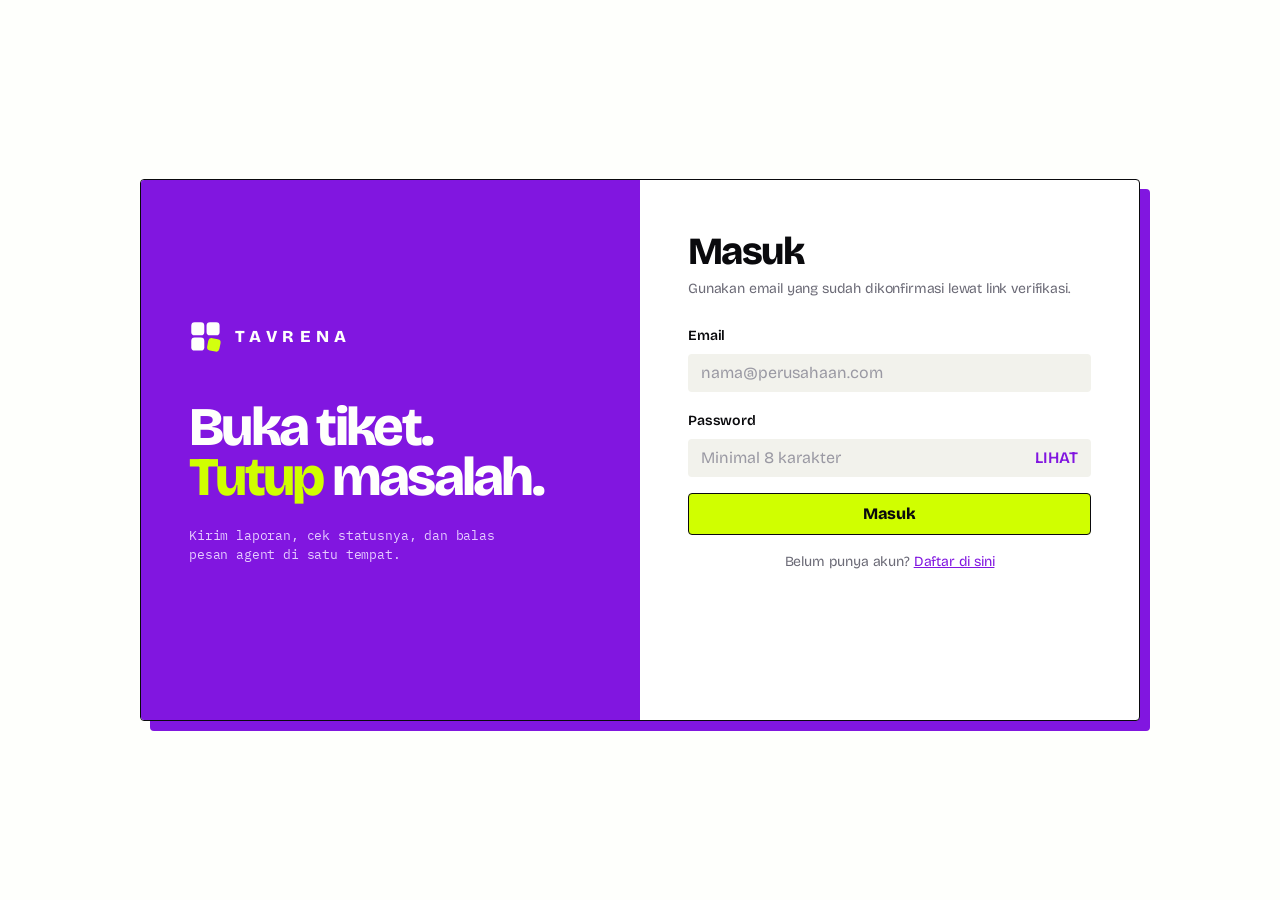
<file: index.html>
<!DOCTYPE html>
<html lang="id" data-bs-theme="light">
<head>
  <meta charset="UTF-8">
  <meta name="viewport" content="width=device-width, initial-scale=1">
  <link rel="preconnect" href="https://fonts.googleapis.com">
  <link href="https://fonts.googleapis.com/css2?family=Bricolage+Grotesque:opsz,wght@12..96,400;12..96,600;12..96,800&family=IBM+Plex+Mono:wght@400;500;600&display=swap" rel="stylesheet">
  <link href="https://cdn.jsdelivr.net/npm/bootstrap@5.3.3/dist/css/bootstrap.min.css" rel="stylesheet">
  <link href="https://cdn.jsdelivr.net/npm/bootstrap-icons@1.11.3/font/bootstrap-icons.min.css" rel="stylesheet">
  <link href="assets/css/style.css" rel="stylesheet">
  <link rel="icon" href="assets/img/favicon.svg" type="image/svg+xml">
  <title>Tavrena | Masuk</title>
</head>
<body class="d-flex align-items-center justify-content-center p-3" style="min-height:100vh">
<div class="glass overflow-hidden w-100" style="max-width:1000px;border-color:var(--dark);box-shadow:10px 10px 0 var(--violet)">
  <div class="row g-0">
    <div class="col-md-6 d-none d-md-flex flex-column justify-content-center p-5" style="background:var(--violet);min-height:540px">
      <div class="brand mb-5" style="color:var(--white)"><img src="assets/img/logo-mark-white-animated.svg" alt="" width="42" height="42"><span class="brand-word">Tavrena</span></div>
      <div style="font-size:3.4rem;font-weight:800;letter-spacing:-.05em;line-height:.92;color:var(--white)">Buka tiket.<br><span style="color:var(--lime)">Tutup</span> masalah.</div>
      <p class="mt-4" style="max-width:320px;font-family:var(--mono);font-size:.8rem;color:#E6CCFF">Kirim laporan, cek statusnya, dan balas pesan agent di satu tempat.</p>
    </div>
    <div class="col-md-6 p-4 p-lg-5">
      <a class="brand d-md-none mb-3" href="index.html"><img src="assets/img/logo-mark-animated.svg" alt=""><span class="brand-word">tavrena</span></a>
      <h1 class="mb-1" style="font-size:2.4rem;font-weight:800;letter-spacing:-.04em">Masuk</h1>
      <p class="text-muted small mb-4">Gunakan email yang sudah dikonfirmasi lewat link verifikasi.</p>
      <div id="formAlert" class="mb-3"></div>
      <form id="loginForm" novalidate>
        <div class="mb-3">
          <label for="email" class="form-label small fw-semibold">Email</label>
          <input id="email" name="email" type="email" class="form-control field" placeholder="nama@perusahaan.com" autocomplete="email">
          <div class="invalid-feedback"></div>
        </div>
        <div class="mb-3">
          <label for="password" class="form-label small fw-semibold">Password</label>
          <div class="input-group has-validation">
            <input id="password" name="password" type="password" class="form-control field" placeholder="Minimal 8 karakter" autocomplete="current-password">
            <button type="button" class="btn field small fw-semibold" style="color:var(--violet)" data-toggle-password="password">LIHAT</button>
            <div class="invalid-feedback"></div>
          </div>
        </div>
        <button type="submit" class="btn btn-tv w-100 py-2 mb-3">Masuk</button>
      </form>
      <p class="text-center small text-muted mb-0">Belum punya akun? <a href="register.html">Daftar di sini</a></p>
    </div>
  </div>
</div>
  <script src="https://cdn.jsdelivr.net/npm/bootstrap@5.3.3/dist/js/bootstrap.bundle.min.js"></script>
  <script src="assets/js/api.js"></script>
  <script src="assets/js/validator.js"></script>
  <script src="assets/js/render.js"></script>
  <script src="assets/js/app.js"></script>
</body>
</html>
</file>
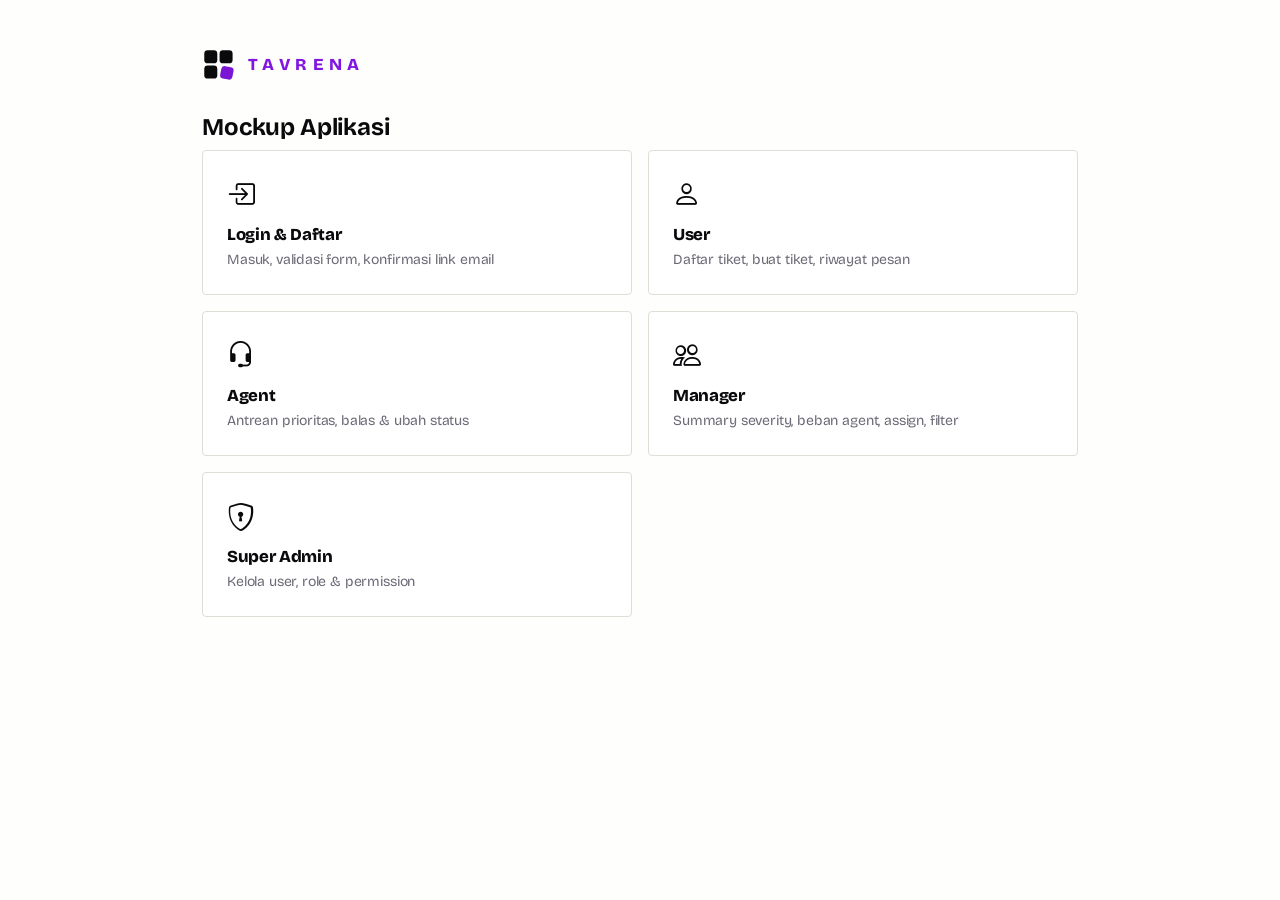
<file: mockup/index.html>
<!DOCTYPE html>
<html lang="id" data-bs-theme="light">
<head>
<meta charset="UTF-8"><meta name="viewport" content="width=device-width, initial-scale=1">
<title>Tavrena | Mockup</title>
<link rel="preconnect" href="https://fonts.googleapis.com">
<link href="https://fonts.googleapis.com/css2?family=Bricolage+Grotesque:opsz,wght@12..96,400;12..96,600;12..96,700;12..96,800&family=IBM+Plex+Mono:wght@400;500;600&display=swap" rel="stylesheet">
<link href="https://cdn.jsdelivr.net/npm/bootstrap@5.3.3/dist/css/bootstrap.min.css" rel="stylesheet">
<link href="https://cdn.jsdelivr.net/npm/bootstrap-icons@1.11.3/font/bootstrap-icons.min.css" rel="stylesheet">
<link href="assets/style.css" rel="stylesheet">
<link rel="icon" href="assets/favicon.svg" type="image/svg+xml">
</head>
<body class="p-3 p-lg-5"><div class="container" style="max-width:900px"><a class="brand" href="#"><img src="assets/logo-mark-animated.svg" alt=""><span class="brand-word">tavrena</span></a><h4 class="fw-bold mt-4">Mockup Aplikasi</h4><div class="row g-3"><div class="col-sm-6"><a href="login.html" class="glass p-4 d-block text-decoration-none text-reset h-100"><i class="bi bi-box-arrow-in-right fs-3" style="color:var(--tv-primary)"></i><h6 class="fw-bold mt-2 mb-1">Login & Daftar</h6><div class="small text-muted">Masuk, validasi form, konfirmasi link email</div></a></div><div class="col-sm-6"><a href="user.html" class="glass p-4 d-block text-decoration-none text-reset h-100"><i class="bi bi-person fs-3" style="color:var(--tv-primary)"></i><h6 class="fw-bold mt-2 mb-1">User</h6><div class="small text-muted">Daftar tiket, buat tiket, riwayat pesan</div></a></div><div class="col-sm-6"><a href="staff.html" class="glass p-4 d-block text-decoration-none text-reset h-100"><i class="bi bi-headset fs-3" style="color:var(--tv-primary)"></i><h6 class="fw-bold mt-2 mb-1">Agent</h6><div class="small text-muted">Antrean prioritas, balas & ubah status</div></a></div><div class="col-sm-6"><a href="manager.html" class="glass p-4 d-block text-decoration-none text-reset h-100"><i class="bi bi-people fs-3" style="color:var(--tv-primary)"></i><h6 class="fw-bold mt-2 mb-1">Manager</h6><div class="small text-muted">Summary severity, beban agent, assign, filter</div></a></div><div class="col-sm-6"><a href="admin.html" class="glass p-4 d-block text-decoration-none text-reset h-100"><i class="bi bi-shield-lock fs-3" style="color:var(--tv-primary)"></i><h6 class="fw-bold mt-2 mb-1">Super Admin</h6><div class="small text-muted">Kelola user, role & permission</div></a></div></div></div></body></html>
</file>
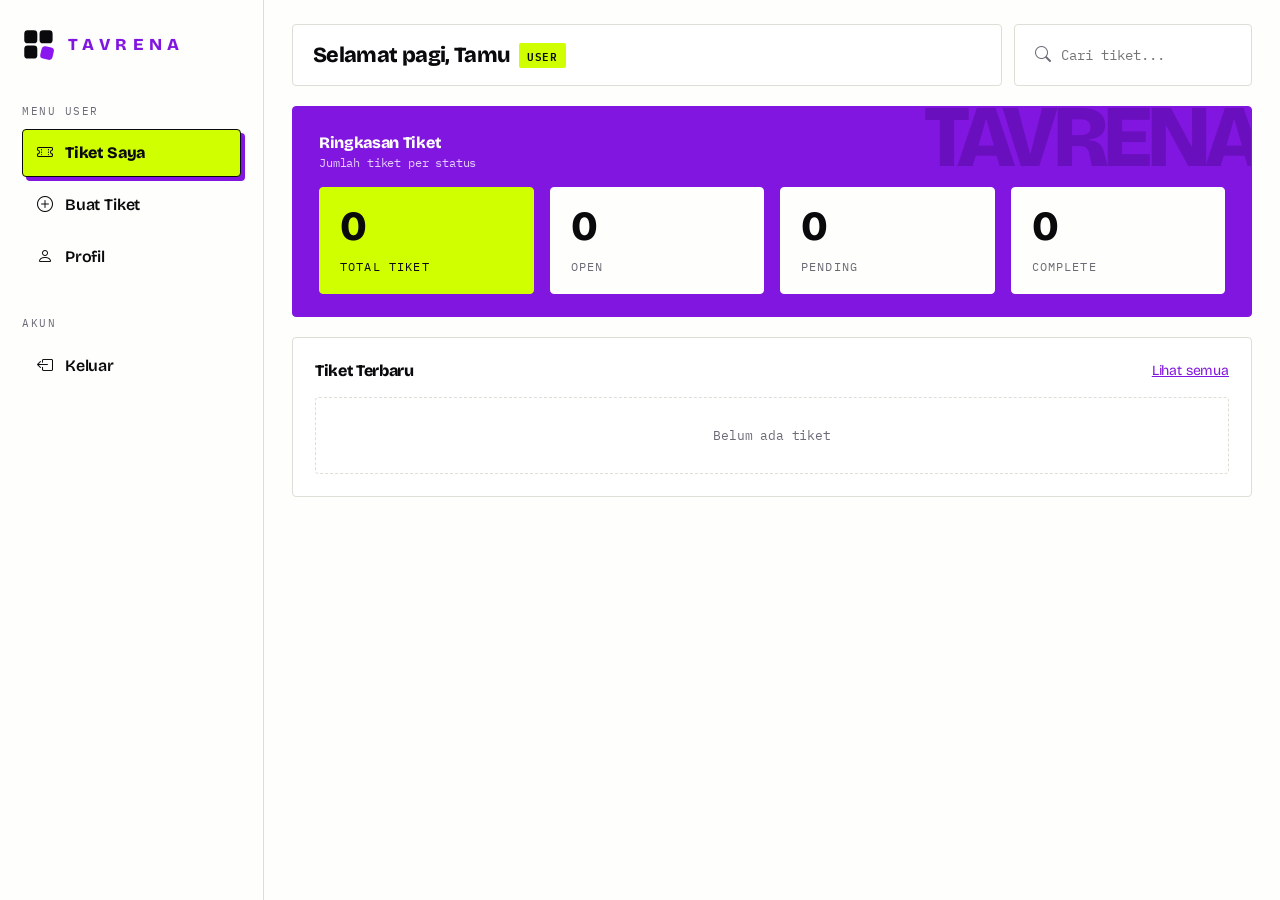
<file: dashboard.html>
<!DOCTYPE html>
<html lang="id" data-bs-theme="light">
<head>
  <meta charset="UTF-8">
  <meta name="viewport" content="width=device-width, initial-scale=1">
  <link rel="preconnect" href="https://fonts.googleapis.com">
  <link href="https://fonts.googleapis.com/css2?family=Bricolage+Grotesque:opsz,wght@12..96,400;12..96,600;12..96,800&family=IBM+Plex+Mono:wght@400;500;600&display=swap" rel="stylesheet">
  <link href="https://cdn.jsdelivr.net/npm/bootstrap@5.3.3/dist/css/bootstrap.min.css" rel="stylesheet">
  <link href="https://cdn.jsdelivr.net/npm/bootstrap-icons@1.11.3/font/bootstrap-icons.min.css" rel="stylesheet">
  <link href="assets/css/style.css" rel="stylesheet">
  <link rel="icon" href="assets/img/favicon.svg" type="image/svg+xml">
  <title>Tavrena | Dashboard</title>
</head>
<body>
<div class="app">
  <aside class="sidebar glass" id="sidebar"></aside>
  <main class="main">
    <div class="mobile-top glass">
      <a class="brand" href="dashboard.html"><img src="assets/img/logo-mark-animated.svg" alt=""><span class="brand-word">tavrena</span></a>
      <a class="icon-btn" href="#" data-logout title="Keluar"><i class="bi bi-box-arrow-right"></i></a>
    </div>
    <div class="topbar">
      <div class="glass greet flex-grow-1" id="greet"></div>
      <div class="glass d-none d-md-flex align-items-center gap-2"><i class="bi bi-search text-muted"></i><input id="search" class="border-0 bg-transparent" style="outline:none" placeholder="Cari tiket..."></div>
    </div>
    <section class="glass overview">
      <h2 class="h6 fw-bold mb-0">Ringkasan Tiket</h2>
      <p class="text-muted small mb-3">Jumlah tiket per status</p>
      <div class="row g-3">
        <div class="col-6 col-lg-3"><div class="glass stat"><div class="num" id="statTotal">0</div><div class="lbl">Total Tiket</div></div></div>
        <div class="col-6 col-lg-3"><div class="glass stat"><div class="num" id="statOpen">0</div><div class="lbl">Open</div></div></div>
        <div class="col-6 col-lg-3"><div class="glass stat"><div class="num" id="statPending">0</div><div class="lbl">Pending</div></div></div>
        <div class="col-6 col-lg-3"><div class="glass stat"><div class="num" id="statComplete">0</div><div class="lbl">Complete</div></div></div>
      </div>
    </section>
    <section class="glass p-3">
      <div class="d-flex justify-content-between align-items-center mb-3">
        <h2 class="h6 fw-bold mb-0">Tiket Terbaru</h2>
        <a href="tickets.html" class="small">Lihat semua</a>
      </div>
      <div id="ticketList"><div class="empty">Belum ada tiket</div></div>
    </section>
  </main>
</div>
<nav class="bottom-nav glass" id="bottomnav"></nav>
  <script src="https://cdn.jsdelivr.net/npm/bootstrap@5.3.3/dist/js/bootstrap.bundle.min.js"></script>
  <script src="assets/js/api.js"></script>
  <script src="assets/js/validator.js"></script>
  <script src="assets/js/render.js"></script>
  <script src="assets/js/layout.js"></script>
  <script src="assets/js/app.js"></script>
</body>
</html>
</file>
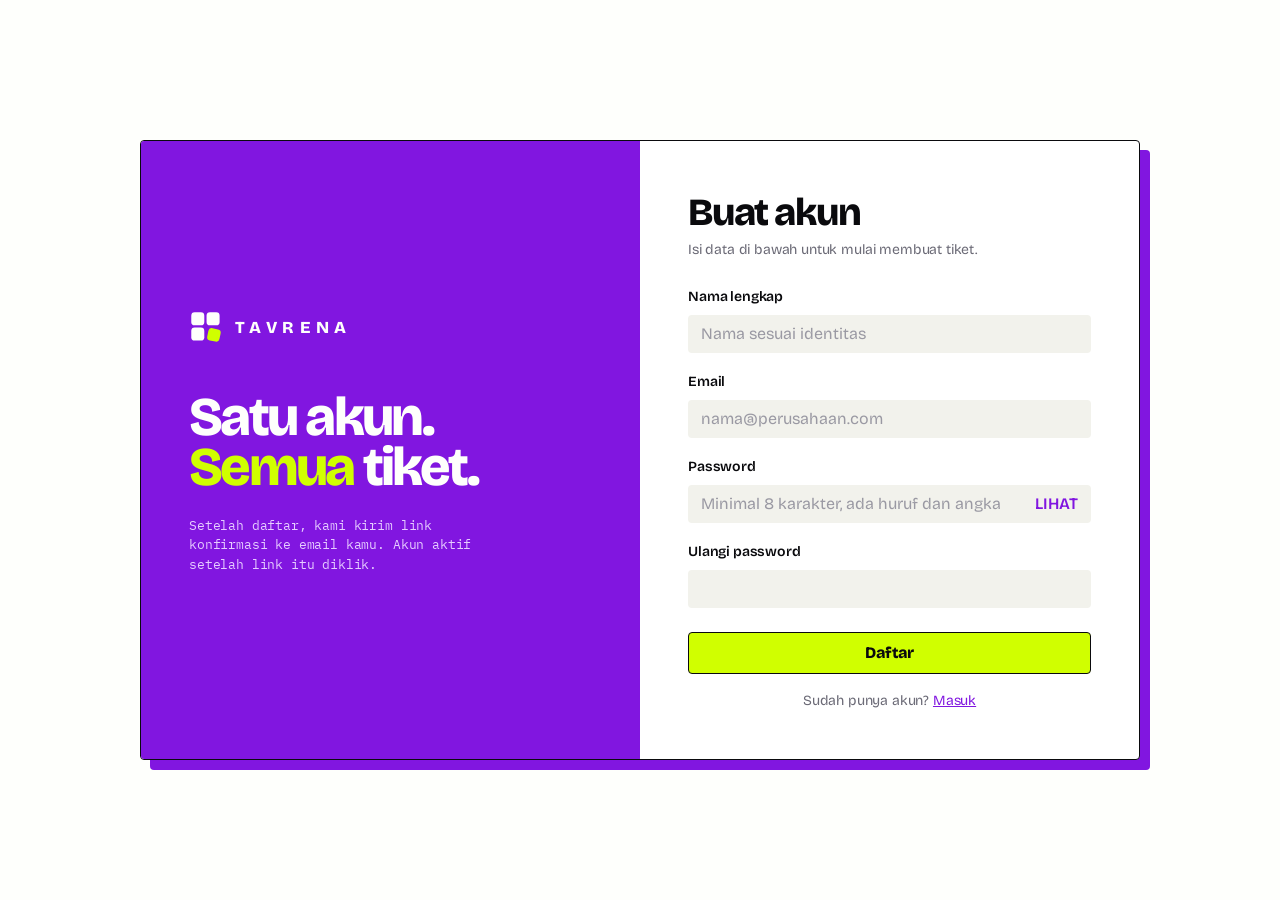
<file: register.html>
<!DOCTYPE html>
<html lang="id" data-bs-theme="light">
<head>
  <meta charset="UTF-8">
  <meta name="viewport" content="width=device-width, initial-scale=1">
  <link rel="preconnect" href="https://fonts.googleapis.com">
  <link href="https://fonts.googleapis.com/css2?family=Bricolage+Grotesque:opsz,wght@12..96,400;12..96,600;12..96,800&family=IBM+Plex+Mono:wght@400;500;600&display=swap" rel="stylesheet">
  <link href="https://cdn.jsdelivr.net/npm/bootstrap@5.3.3/dist/css/bootstrap.min.css" rel="stylesheet">
  <link href="https://cdn.jsdelivr.net/npm/bootstrap-icons@1.11.3/font/bootstrap-icons.min.css" rel="stylesheet">
  <link href="assets/css/style.css" rel="stylesheet">
  <link rel="icon" href="assets/img/favicon.svg" type="image/svg+xml">
  <title>Tavrena | Daftar</title>
</head>
<body class="d-flex align-items-center justify-content-center p-3" style="min-height:100vh">
<div class="glass overflow-hidden w-100" style="max-width:1000px;border-color:var(--dark);box-shadow:10px 10px 0 var(--violet)">
  <div class="row g-0">
    <div class="col-md-6 d-none d-md-flex flex-column justify-content-center p-5" style="background:var(--violet);min-height:540px">
      <div class="brand mb-5" style="color:var(--white)"><img src="assets/img/logo-mark-white-animated.svg" alt="" width="42" height="42"><span class="brand-word">Tavrena</span></div>
      <div style="font-size:3.4rem;font-weight:800;letter-spacing:-.05em;line-height:.92;color:var(--white)">Satu akun.<br><span style="color:var(--lime)">Semua</span> tiket.</div>
      <p class="mt-4" style="max-width:320px;font-family:var(--mono);font-size:.8rem;color:#E6CCFF">Setelah daftar, kami kirim link konfirmasi ke email kamu. Akun aktif setelah link itu diklik.</p>
    </div>
    <div class="col-md-6 p-4 p-lg-5">
      <a class="brand d-md-none mb-3" href="index.html"><img src="assets/img/logo-mark-animated.svg" alt=""><span class="brand-word">tavrena</span></a>
      <h1 class="mb-1" style="font-size:2.4rem;font-weight:800;letter-spacing:-.04em">Buat akun</h1>
      <p class="text-muted small mb-4">Isi data di bawah untuk mulai membuat tiket.</p>
      <div id="formAlert" class="mb-3"></div>
      <form id="registerForm" novalidate>
        <div class="mb-3">
          <label for="name" class="form-label small fw-semibold">Nama lengkap</label>
          <input id="name" name="name" class="form-control field" placeholder="Nama sesuai identitas" autocomplete="name">
          <div class="invalid-feedback"></div>
        </div>
        <div class="mb-3">
          <label for="email" class="form-label small fw-semibold">Email</label>
          <input id="email" name="email" type="email" class="form-control field" placeholder="nama@perusahaan.com" autocomplete="email">
          <div class="invalid-feedback"></div>
        </div>
        <div class="mb-3">
          <label for="password" class="form-label small fw-semibold">Password</label>
          <div class="input-group has-validation">
            <input id="password" name="password" type="password" class="form-control field" placeholder="Minimal 8 karakter, ada huruf dan angka" autocomplete="new-password">
            <button type="button" class="btn field small fw-semibold" style="color:var(--violet)" data-toggle-password="password">LIHAT</button>
            <div class="invalid-feedback"></div>
          </div>
        </div>
        <div class="mb-4">
          <label for="confirm" class="form-label small fw-semibold">Ulangi password</label>
          <input id="confirm" name="confirm" type="password" class="form-control field" autocomplete="new-password">
          <div class="invalid-feedback"></div>
        </div>
        <button type="submit" class="btn btn-tv w-100 py-2 mb-3">Daftar</button>
      </form>
      <p class="text-center small text-muted mb-0">Sudah punya akun? <a href="index.html">Masuk</a></p>
    </div>
  </div>
</div>
  <script src="https://cdn.jsdelivr.net/npm/bootstrap@5.3.3/dist/js/bootstrap.bundle.min.js"></script>
  <script src="assets/js/api.js"></script>
  <script src="assets/js/validator.js"></script>
  <script src="assets/js/render.js"></script>
  <script src="assets/js/app.js"></script>
</body>
</html>
</file>
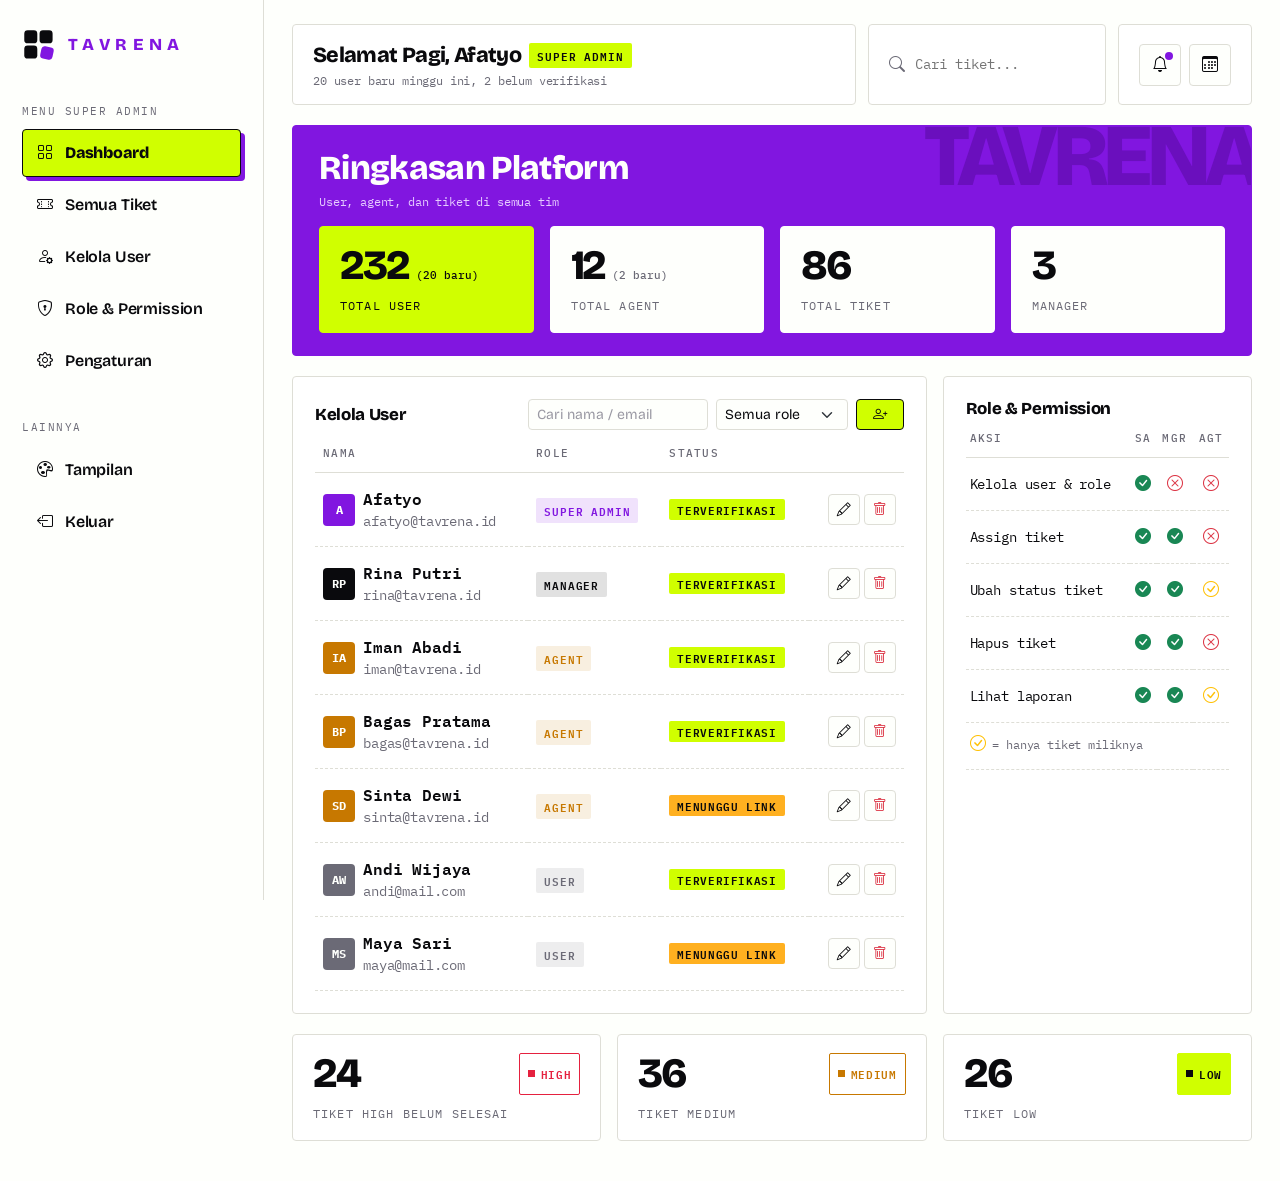
<file: mockup/admin.html>
<!DOCTYPE html>
<html lang="id" data-bs-theme="light">
<head>
<meta charset="UTF-8"><meta name="viewport" content="width=device-width, initial-scale=1">
<title>Tavrena | Super Admin</title>
<link rel="preconnect" href="https://fonts.googleapis.com">
<link href="https://fonts.googleapis.com/css2?family=Bricolage+Grotesque:opsz,wght@12..96,400;12..96,600;12..96,700;12..96,800&family=IBM+Plex+Mono:wght@400;500;600&display=swap" rel="stylesheet">
<link href="https://cdn.jsdelivr.net/npm/bootstrap@5.3.3/dist/css/bootstrap.min.css" rel="stylesheet">
<link href="https://cdn.jsdelivr.net/npm/bootstrap-icons@1.11.3/font/bootstrap-icons.min.css" rel="stylesheet">
<link href="assets/style.css" rel="stylesheet">
<link rel="icon" href="assets/favicon.svg" type="image/svg+xml">
</head>
<body data-role="admin">
<div class="app">
  <aside class="sidebar glass" id="sidebar"></aside>
  <main class="main">
    <div class="mobile-top glass"><a class="brand" href="index.html" style="font-size:1.3rem"><img src="assets/logo-mark-animated.svg" alt=""><span class="brand-word">tavrena</span></a><span class="icon-btn"><i class="bi bi-bell"></i><span class="dot"></span></span></div>
    <div class="topbar">
      <div class="glass greet flex-grow-1" id="greet"></div>
      <div class="glass d-none d-md-flex align-items-center gap-2"><i class="bi bi-search text-muted"></i><input class="border-0 bg-transparent" style="outline:none" placeholder="Cari tiket..."></div>
      <div class="glass d-none d-lg-flex align-items-center gap-2"><span class="icon-btn"><i class="bi bi-bell"></i><span class="dot"></span></span><span class="icon-btn"><i class="bi bi-calendar3"></i></span></div>
    </div>
    <section class="glass overview">
      <h6 class="fw-bold mb-0">Ringkasan Platform</h6><p class="text-muted small mb-3">User, agent, dan tiket di semua tim</p>
      <div class="row g-3"><div class="col-6 col-lg-3"><div class="glass stat"><div class="num">232 <small>(20 baru)</small></div><div class="lbl">Total User</div></div></div><div class="col-6 col-lg-3"><div class="glass stat"><div class="num">12 <small>(2 baru)</small></div><div class="lbl">Total Agent</div></div></div><div class="col-6 col-lg-3"><div class="glass stat"><div class="num">86 <small></small></div><div class="lbl">Total Tiket</div></div></div><div class="col-6 col-lg-3"><div class="glass stat"><div class="num">3 <small></small></div><div class="lbl">Manager</div></div></div></div>
    </section>
    <div class="row g-3">
      <div class="col-xl-8"><div class="glass p-3 h-100">
        <div class="d-flex flex-wrap gap-2 justify-content-between align-items-center mb-2">
          <h6 class="fw-bold mb-0">Kelola User</h6>
          <div class="d-flex gap-2"><input id="s" class="form-control form-control-sm" placeholder="Cari nama / email" oninput="draw()" style="width:180px">
          <select id="fr" class="form-select form-select-sm" style="width:auto" onchange="draw()"><option value="">Semua role</option><option>Super Admin</option><option>Manager</option><option>Agent</option><option>User</option></select>
          <button class="btn btn-tv btn-sm px-3" data-bs-toggle="modal" data-bs-target="#addU"><i class="bi bi-person-plus"></i></button></div>
        </div>
        <div class="table-responsive"><table class="table tv-table mb-0"><thead><tr><th>Nama</th><th>Role</th><th>Status</th><th></th></tr></thead><tbody id="tb"></tbody></table></div>
      </div></div>
      <div class="col-xl-4"><div class="glass p-3 h-100">
        <h6 class="fw-bold">Role & Permission</h6>
        <table class="table table-sm tv-table small mb-0 text-center"><thead><tr><th class="text-start">Aksi</th><th>SA</th><th>MGR</th><th>AGT</th></tr></thead><tbody id="perm"></tbody></table>
      </div></div>
    </div>
    <div class="row g-3">
      <div class="col-md-4"><div class="glass stat"><div class="d-flex justify-content-between"><div class="num">24</div><span class="sev sev-High">High</span></div><div class="lbl">Tiket High belum selesai</div></div></div>
      <div class="col-md-4"><div class="glass stat"><div class="d-flex justify-content-between"><div class="num">36</div><span class="sev sev-Medium">Medium</span></div><div class="lbl">Tiket Medium</div></div></div>
      <div class="col-md-4"><div class="glass stat"><div class="d-flex justify-content-between"><div class="num">26</div><span class="sev sev-Low">Low</span></div><div class="lbl">Tiket Low</div></div></div>
    </div>
<div class="modal fade" id="addU"><div class="modal-dialog modal-dialog-centered"><div class="modal-content rounded-4 p-2">
  <div class="modal-header border-0"><h5 class="fw-bold mb-0">Tambah User</h5><button class="btn-close" data-bs-dismiss="modal"></button></div>
  <div class="modal-body"><input class="form-control mb-2" placeholder="Nama"><input class="form-control mb-2" placeholder="Email">
  <select class="form-select mb-3"><option>Agent</option><option>Manager</option><option>Super Admin</option></select>
  <button class="btn btn-tv w-100 py-2" data-bs-dismiss="modal">Simpan & Kirim Undangan</button></div></div></div></div>
  </main>
</div>
<nav class="bottom-nav glass" id="bottomnav"></nav>
<script src="https://cdn.jsdelivr.net/npm/bootstrap@5.3.3/dist/js/bootstrap.bundle.min.js"></script>
<script src="assets/data.js"></script>
<script src="assets/layout.js"></script>
<script>
const USERS=[["Afatyo","afatyo@tavrena.id","Super Admin",1],["Rina Putri","rina@tavrena.id","Manager",1],["Iman Abadi","iman@tavrena.id","Agent",1],["Bagas Pratama","bagas@tavrena.id","Agent",1],["Sinta Dewi","sinta@tavrena.id","Agent",0],["Andi Wijaya","andi@mail.com","User",1],["Maya Sari","maya@mail.com","User",0]];
const RC={"Super Admin":"#8116E0","Manager":"#0A0A0D","Agent":"#C77800","User":"#6B6A76"};
function draw(){
  const q=s.value.toLowerCase();
  tb.innerHTML=USERS.filter(u=>(!fr.value||u[2]===fr.value)&&(u[0]+u[1]).toLowerCase().includes(q)).map(u=>`<tr><td><div class="d-flex align-items-center gap-2"><span class="avatar" style="background:${RC[u[2]]};color:#FEFFFC">${initials(u[0])}</span><div><div class="fw-semibold">${u[0]}</div><div class="small text-muted">${u[1]}</div></div></div></td>
  <td><span class="role-chip" style="color:${RC[u[2]]};background:${RC[u[2]]}1f">${u[2]}</span></td>
  <td>${u[3]?'<span class="st st-Complete">Terverifikasi</span>':'<span class="st st-Pending">Menunggu link</span>'}</td>
  <td class="text-end"><button class="btn btn-sm btn-light"><i class="bi bi-pencil"></i></button> <button class="btn btn-sm btn-light text-danger"><i class="bi bi-trash"></i></button></td></tr>`).join("")||'<tr><td colspan="4" class="text-center text-muted py-4">Tidak ada user</td></tr>';
}
draw();
const P=[["Kelola user & role",1,0,0],["Assign tiket",1,1,0],["Ubah status tiket",1,1,2],["Hapus tiket",1,1,0],["Lihat laporan",1,1,2]];
const ic=v=>v===1?'<i class="bi bi-check-circle-fill text-success"></i>':v===2?'<i class="bi bi-check-circle text-warning" title="Hanya tiket miliknya"></i>':'<i class="bi bi-x-circle text-danger"></i>';
perm.innerHTML=P.map(p=>`<tr><td class="text-start">${p[0]}</td><td>${ic(p[1])}</td><td>${ic(p[2])}</td><td>${ic(p[3])}</td></tr>`).join("")+'<tr><td colspan="4" class="text-start text-muted mock-note pt-2"><i class="bi bi-check-circle text-warning"></i> = hanya tiket miliknya</td></tr>';
</script>
</body>
</html>
</file>
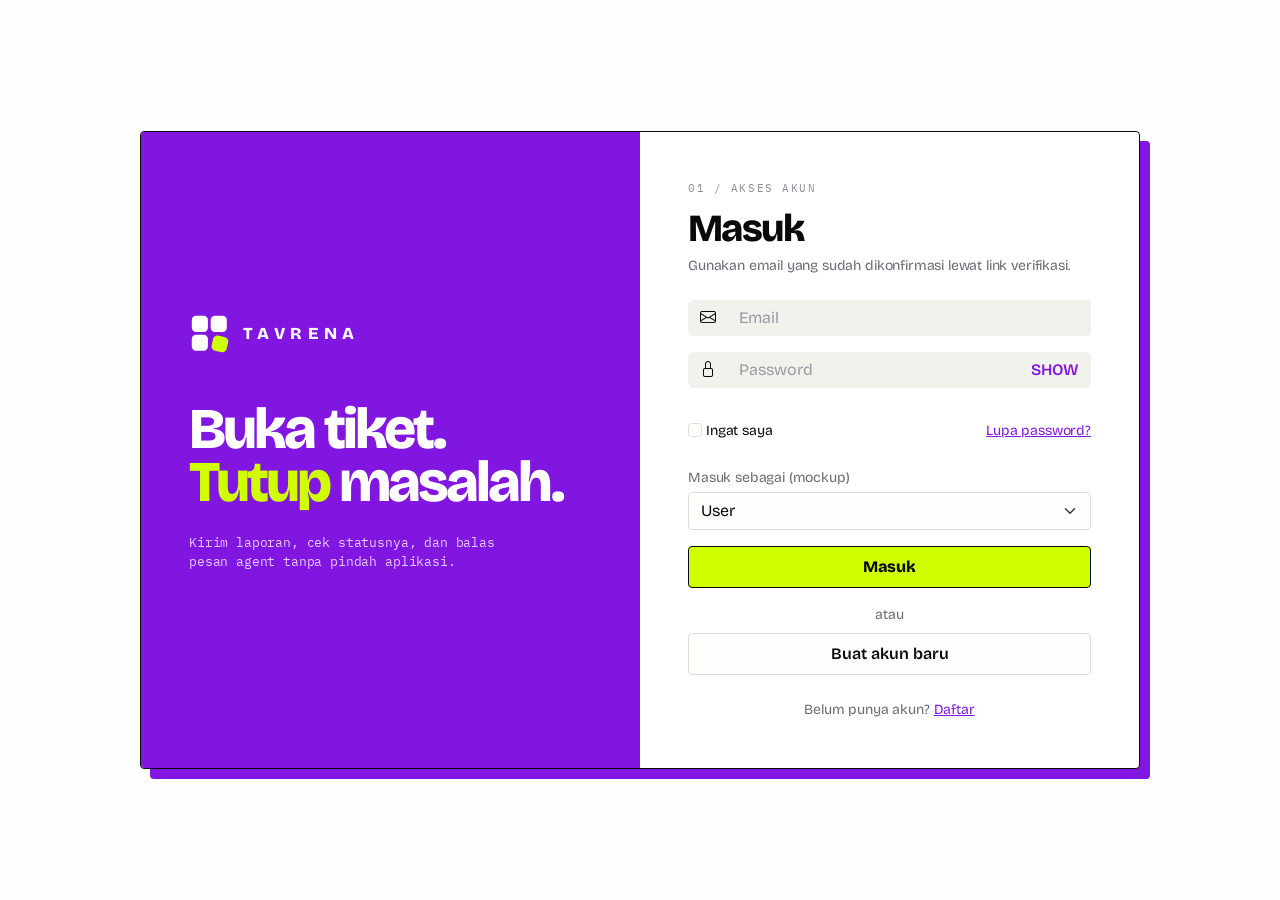
<file: mockup/login.html>
<!DOCTYPE html>
<html lang="id" data-bs-theme="light">
<head>
<meta charset="UTF-8"><meta name="viewport" content="width=device-width, initial-scale=1">
<title>Tavrena | Masuk</title>
<link rel="preconnect" href="https://fonts.googleapis.com">
<link href="https://fonts.googleapis.com/css2?family=Bricolage+Grotesque:opsz,wght@12..96,400;12..96,600;12..96,700;12..96,800&family=IBM+Plex+Mono:wght@400;500;600&display=swap" rel="stylesheet">
<link href="https://cdn.jsdelivr.net/npm/bootstrap@5.3.3/dist/css/bootstrap.min.css" rel="stylesheet">
<link href="https://cdn.jsdelivr.net/npm/bootstrap-icons@1.11.3/font/bootstrap-icons.min.css" rel="stylesheet">
<link href="assets/style.css" rel="stylesheet">
<link rel="icon" href="assets/favicon.svg" type="image/svg+xml">
</head>
<body class="d-flex align-items-center justify-content-center p-3" style="background:#FEFFFC">
<div class="glass overflow-hidden w-100" style="max-width:1000px;border-color:#0A0A0D;box-shadow:10px 10px 0 #8116E0">
  <div class="row g-0">
    <div class="col-md-6 d-none d-md-flex flex-column justify-content-center p-5 text-white position-relative overflow-hidden" style="background:#8116E0;min-height:520px">
      <div class="position-relative">
        <div class="brand mb-5" style="color:#FEFFFC"><img src="assets/logo-mark-white-animated.svg" alt="" style="width:42px;height:42px"><span class="brand-word">Tavrena</span></div><div style="font-size:3.6rem;font-weight:800;letter-spacing:-.05em;line-height:.92">Buka tiket.<br><span style="color:#D0FF00">Tutup</span> masalah.</div>
        
        <p class="mt-4" style="max-width:320px;font-family:'IBM Plex Mono',monospace;font-size:.8rem;color:#E6CCFF">Kirim laporan, cek statusnya, dan balas pesan agent tanpa pindah aplikasi.</p>
      </div>
    </div>
    <div class="col-md-6 p-4 p-lg-5 position-relative">
      <a class="brand d-md-none mb-3" href="index.html"><img src="assets/logo-mark-animated.svg" alt=""><span class="brand-word">tavrena</span></a>
      <div class="mb-2" style="font-family:'IBM Plex Mono',monospace;font-size:.7rem;letter-spacing:.14em;color:#8D8C99">01 / AKSES AKUN</div><h3 class="mb-1" style="font-size:2.4rem;font-weight:800;letter-spacing:-.04em">Masuk</h3>
      <p class="text-muted small mb-4">Gunakan email yang sudah dikonfirmasi lewat link verifikasi.</p>
      <form onsubmit="event.preventDefault();doLogin()">
        <div class="input-group mb-3"><span class="input-group-text border-0" style="background:#F2F2EC"><i class="bi bi-envelope"></i></span><input id="email" class="form-control border-0" style="background:#F2F2EC" placeholder="Email"></div>
        <div class="input-group mb-1"><span class="input-group-text border-0" style="background:#F2F2EC"><i class="bi bi-lock"></i></span><input id="pw" type="password" class="form-control border-0" style="background:#F2F2EC" placeholder="Password"><button type="button" class="btn border-0 small fw-semibold" style="background:#F2F2EC;color:#8116E0" onclick="pw.type=pw.type==='password'?'text':'password'">SHOW</button></div>
        <div id="err" class="text-danger small mb-2" style="min-height:20px"></div>
        <div class="d-flex justify-content-between small mb-4"><label><input type="checkbox" class="form-check-input me-1">Ingat saya</label><a href="#">Lupa password?</a></div>
        <label class="small text-muted mb-1">Masuk sebagai (mockup)</label>
        <select id="role" class="form-select mb-3"><option value="user.html">User</option><option value="staff.html">Agent</option><option value="manager.html">Manager</option><option value="admin.html">Super Admin</option></select>
        <button class="btn btn-tv w-100 py-2 mb-2">Masuk</button>
        <div class="text-center text-muted small my-2">atau</div>
        <button type="button" class="btn btn-light w-100 py-2 fw-semibold" data-bs-toggle="modal" data-bs-target="#reg">Buat akun baru</button>
      </form>
      <p class="text-center small text-muted mt-4 mb-0">Belum punya akun? <a href="#" data-bs-toggle="modal" data-bs-target="#reg">Daftar</a></p>
    </div>
  </div>
</div>
<div class="modal fade" id="reg"><div class="modal-dialog modal-dialog-centered"><div class="modal-content rounded-4 p-2">
  <div class="modal-header border-0"><h5 class="fw-bold mb-0">Buat Akun</h5><button class="btn-close" data-bs-dismiss="modal"></button></div>
  <div class="modal-body" id="regBody">
    <input class="form-control mb-2" placeholder="Nama lengkap"><input class="form-control mb-2" placeholder="Email"><input type="password" class="form-control mb-3" placeholder="Password (min. 8 karakter)">
    <button class="btn btn-tv w-100 py-2" onclick="regBody.innerHTML=`<div class='text-center py-3'><i class='bi bi-envelope-check' style='color:#8116E0' style='font-size:3rem'></i><h6 class='fw-bold mt-2'>Cek email kamu</h6><p class='small text-muted'>Kami mengirim link konfirmasi. Akun aktif setelah link diklik.</p></div>`">Daftar</button>
  </div></div></div></div>
<script src="https://cdn.jsdelivr.net/npm/bootstrap@5.3.3/dist/js/bootstrap.bundle.min.js"></script>
<script src="assets/data.js"></script>

<script>
function doLogin(){
  const e=email.value.trim(),p=pw.value;
  if(!/^[^\s@]+@[^\s@]+\.[^\s@]+$/.test(e)){err.textContent="Format email tidak valid";return}
  if(p.length<8){err.textContent="Password minimal 8 karakter";return}
  location.href=role.value;
}
</script>
</body>
</html>
</file>
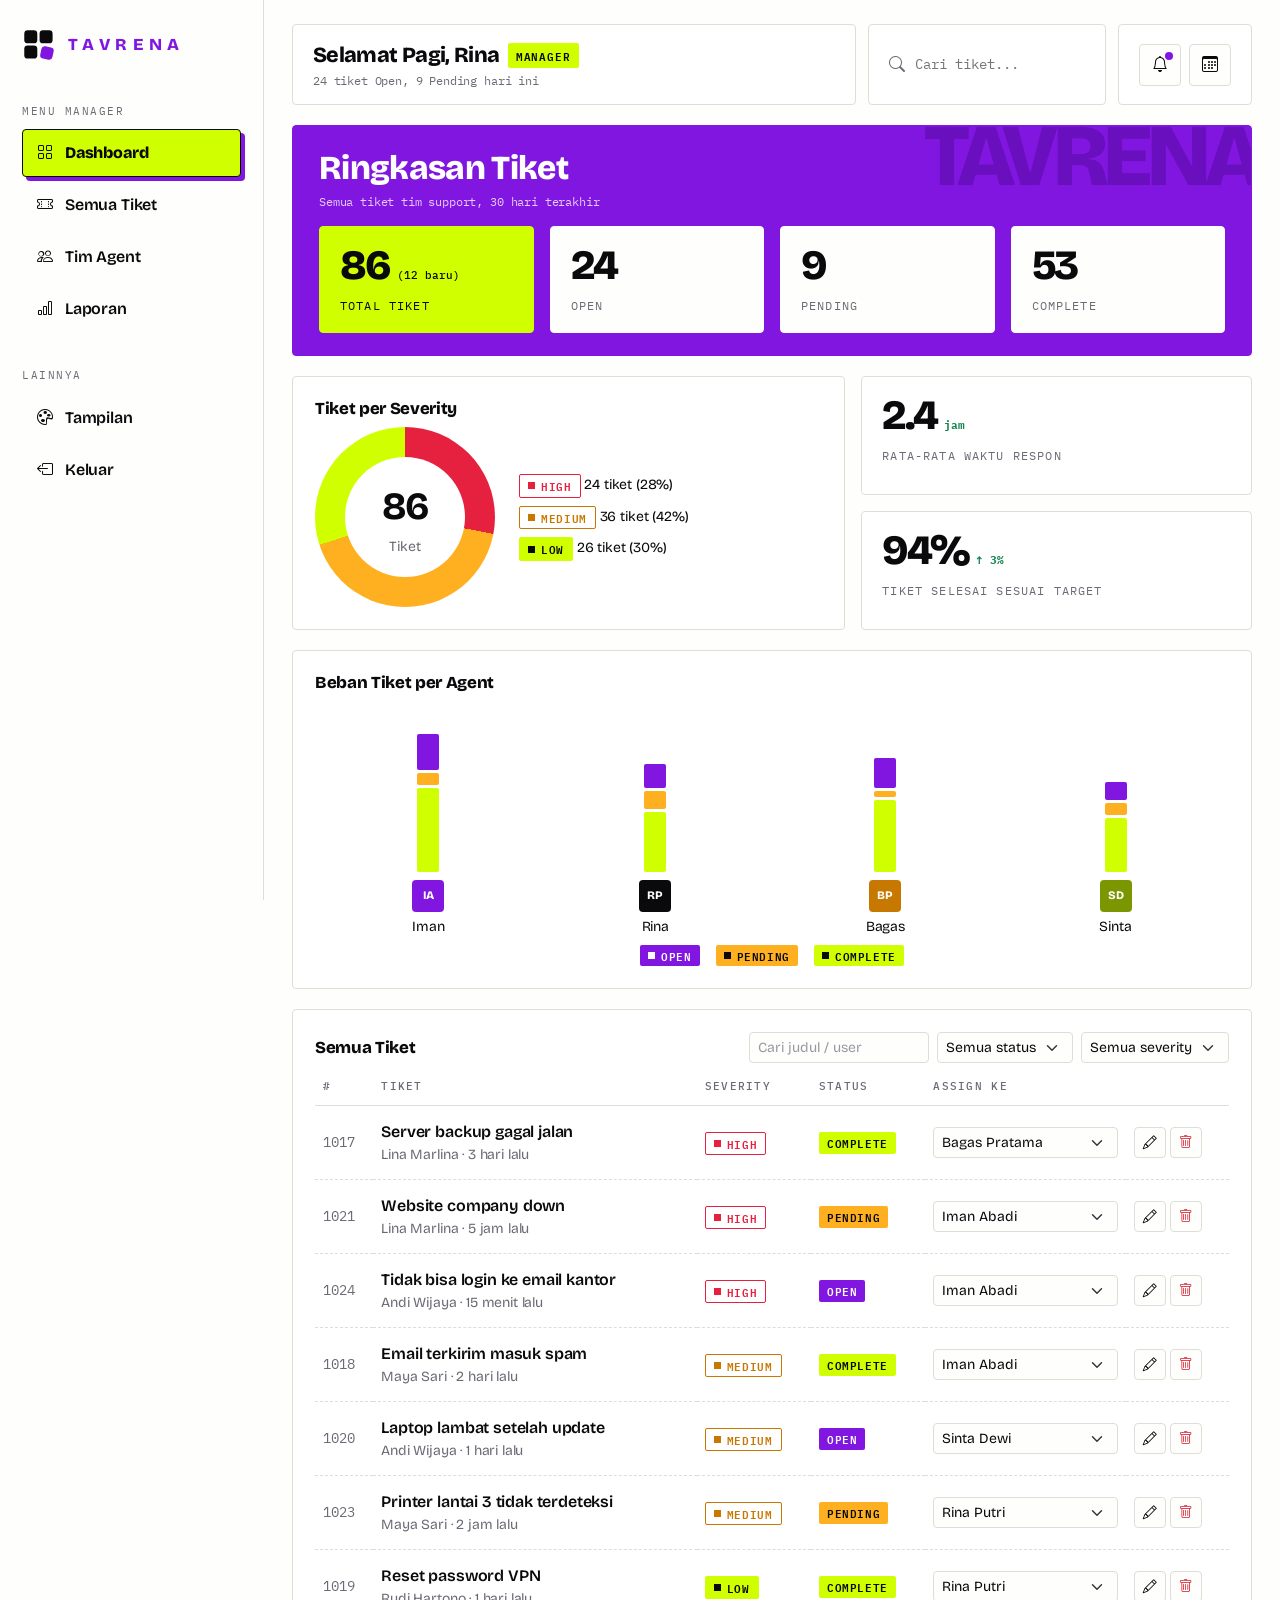
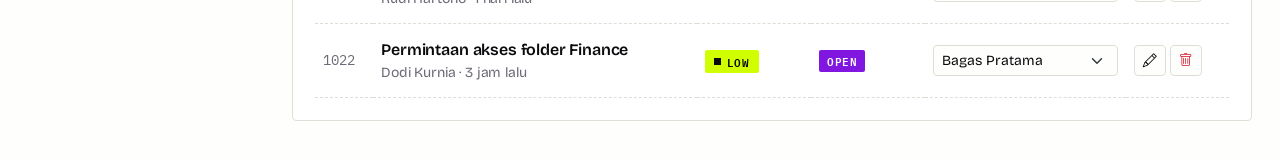
<file: mockup/manager.html>
<!DOCTYPE html>
<html lang="id" data-bs-theme="light">
<head>
<meta charset="UTF-8"><meta name="viewport" content="width=device-width, initial-scale=1">
<title>Tavrena | Dashboard Manager</title>
<link rel="preconnect" href="https://fonts.googleapis.com">
<link href="https://fonts.googleapis.com/css2?family=Bricolage+Grotesque:opsz,wght@12..96,400;12..96,600;12..96,700;12..96,800&family=IBM+Plex+Mono:wght@400;500;600&display=swap" rel="stylesheet">
<link href="https://cdn.jsdelivr.net/npm/bootstrap@5.3.3/dist/css/bootstrap.min.css" rel="stylesheet">
<link href="https://cdn.jsdelivr.net/npm/bootstrap-icons@1.11.3/font/bootstrap-icons.min.css" rel="stylesheet">
<link href="assets/style.css" rel="stylesheet">
<link rel="icon" href="assets/favicon.svg" type="image/svg+xml">
</head>
<body data-role="manager">
<div class="app">
  <aside class="sidebar glass" id="sidebar"></aside>
  <main class="main">
    <div class="mobile-top glass"><a class="brand" href="index.html" style="font-size:1.3rem"><img src="assets/logo-mark-animated.svg" alt=""><span class="brand-word">tavrena</span></a><span class="icon-btn"><i class="bi bi-bell"></i><span class="dot"></span></span></div>
    <div class="topbar">
      <div class="glass greet flex-grow-1" id="greet"></div>
      <div class="glass d-none d-md-flex align-items-center gap-2"><i class="bi bi-search text-muted"></i><input class="border-0 bg-transparent" style="outline:none" placeholder="Cari tiket..."></div>
      <div class="glass d-none d-lg-flex align-items-center gap-2"><span class="icon-btn"><i class="bi bi-bell"></i><span class="dot"></span></span><span class="icon-btn"><i class="bi bi-calendar3"></i></span></div>
    </div>
    <section class="glass overview">
      <h6 class="fw-bold mb-0">Ringkasan Tiket</h6><p class="text-muted small mb-3">Semua tiket tim support, 30 hari terakhir</p>
      <div class="row g-3"><div class="col-6 col-lg-3"><div class="glass stat"><div class="num">86 <small>(12 baru)</small></div><div class="lbl">Total Tiket</div></div></div><div class="col-6 col-lg-3"><div class="glass stat"><div class="num">24 <small></small></div><div class="lbl">Open</div></div></div><div class="col-6 col-lg-3"><div class="glass stat"><div class="num">9 <small></small></div><div class="lbl">Pending</div></div></div><div class="col-6 col-lg-3"><div class="glass stat"><div class="num">53 <small></small></div><div class="lbl">Complete</div></div></div></div>
    </section>
    <div class="row g-3">
      <div class="col-lg-7"><div class="glass p-3 h-100">
        <h6 class="fw-bold">Tiket per Severity</h6>
        <div class="d-flex align-items-center gap-4 flex-wrap">
          <div class="donut" style="background:conic-gradient(var(--tv-high) 0 28%,var(--tv-medium) 28% 70%,var(--tv-low) 70% 100%)"><div class="center"><div><div class="fs-3 fw-bold">86</div><div class="small text-muted">Tiket</div></div></div></div>
          <div class="d-flex flex-column gap-2 small">
            <div><span class="sev sev-High">High</span> 24 tiket (28%)</div><div><span class="sev sev-Medium">Medium</span> 36 tiket (42%)</div><div><span class="sev sev-Low">Low</span> 26 tiket (30%)</div>
          </div>
        </div></div></div>
      <div class="col-lg-5"><div class="d-flex flex-column gap-3 h-100">
        <div class="glass stat flex-fill"><div class="num">2.4 <small class="text-success fw-bold">jam</small></div><div class="lbl">Rata-rata waktu respon</div></div>
        <div class="glass stat flex-fill"><div class="num">94% <small class="text-success fw-bold">↑ 3%</small></div><div class="lbl">Tiket selesai sesuai target</div></div>
      </div></div>
    </div>
    <div class="glass p-3"><h6 class="fw-bold">Beban Tiket per Agent</h6>
      <div class="d-flex justify-content-around align-items-end" id="bars"></div>
      <div class="d-flex gap-3 justify-content-center small mt-2"><span class="sev st-Open">Open</span><span class="sev st-Pending">Pending</span><span class="sev st-Complete">Complete</span></div>
    </div>
    <div class="glass p-3">
      <div class="d-flex flex-wrap gap-2 justify-content-between align-items-center mb-2">
        <h6 class="fw-bold mb-0">Semua Tiket</h6>
        <div class="d-flex flex-wrap gap-2">
          <input id="s" class="form-control form-control-sm" style="width:180px" placeholder="Cari judul / user" oninput="draw()">
          <select id="fs" class="form-select form-select-sm" style="width:auto" onchange="draw()"><option value="">Semua status</option><option>Open</option><option>Pending</option><option>Complete</option></select>
          <select id="fv" class="form-select form-select-sm" style="width:auto" onchange="draw()"><option value="">Semua severity</option><option>High</option><option>Medium</option><option>Low</option></select>
        </div>
      </div>
      <div class="table-responsive"><table class="table tv-table mb-0"><thead><tr><th>#</th><th>Tiket</th><th>Severity</th><th>Status</th><th>Assign ke</th><th></th></tr></thead><tbody id="tb"></tbody></table></div>
    </div>
  </main>
</div>
<nav class="bottom-nav glass" id="bottomnav"></nav>
<script src="https://cdn.jsdelivr.net/npm/bootstrap@5.3.3/dist/js/bootstrap.bundle.min.js"></script>
<script src="assets/data.js"></script>
<script src="assets/layout.js"></script>
<script>
function draw(){
  const q=s.value.toLowerCase();
  const rows=sortByPriority(TICKETS).filter(t=>(!fs.value||t.status===fs.value)&&(!fv.value||t.severity===fv.value)&&(t.title+t.user).toLowerCase().includes(q));
  tb.innerHTML=rows.map(t=>`<tr><td class="small text-muted">${t.id}</td><td><div class="fw-semibold">${t.title}</div><div class="small text-muted">${t.user} · ${t.age} lalu</div></td><td>${sevBadge(t.severity)}</td><td>${stBadge(t.status)}</td>
  <td><select class="form-select form-select-sm" style="min-width:140px">${AGENTS.map(a=>`<option ${a.id===t.agent?'selected':''}>${a.name}</option>`).join("")}</select></td>
  <td><button class="btn btn-sm btn-light"><i class="bi bi-pencil"></i></button> <button class="btn btn-sm btn-light text-danger"><i class="bi bi-trash"></i></button></td></tr>`).join("")||'<tr><td colspan="6" class="text-center text-muted py-4">Tidak ada tiket yang cocok</td></tr>';
}
draw();
bars.innerHTML=AGENTS.map((a,i)=>{const o=[6,4,5,3][i],p=[2,3,1,2][i],c=[14,10,12,9][i];
  return `<div class="text-center"><div class="bar-col"><span style="height:${c*6}px;background:var(--tv-complete)"></span><span style="height:${p*6}px;background:var(--tv-pending)"></span><span style="height:${o*6}px;background:var(--tv-open)"></span></div><div class="avatar mt-2" style="background:${a.color}">${initials(a.name)}</div><div class="small mt-1">${a.name.split(" ")[0]}</div></div>`}).join("");
</script>
</body>
</html>
</file>
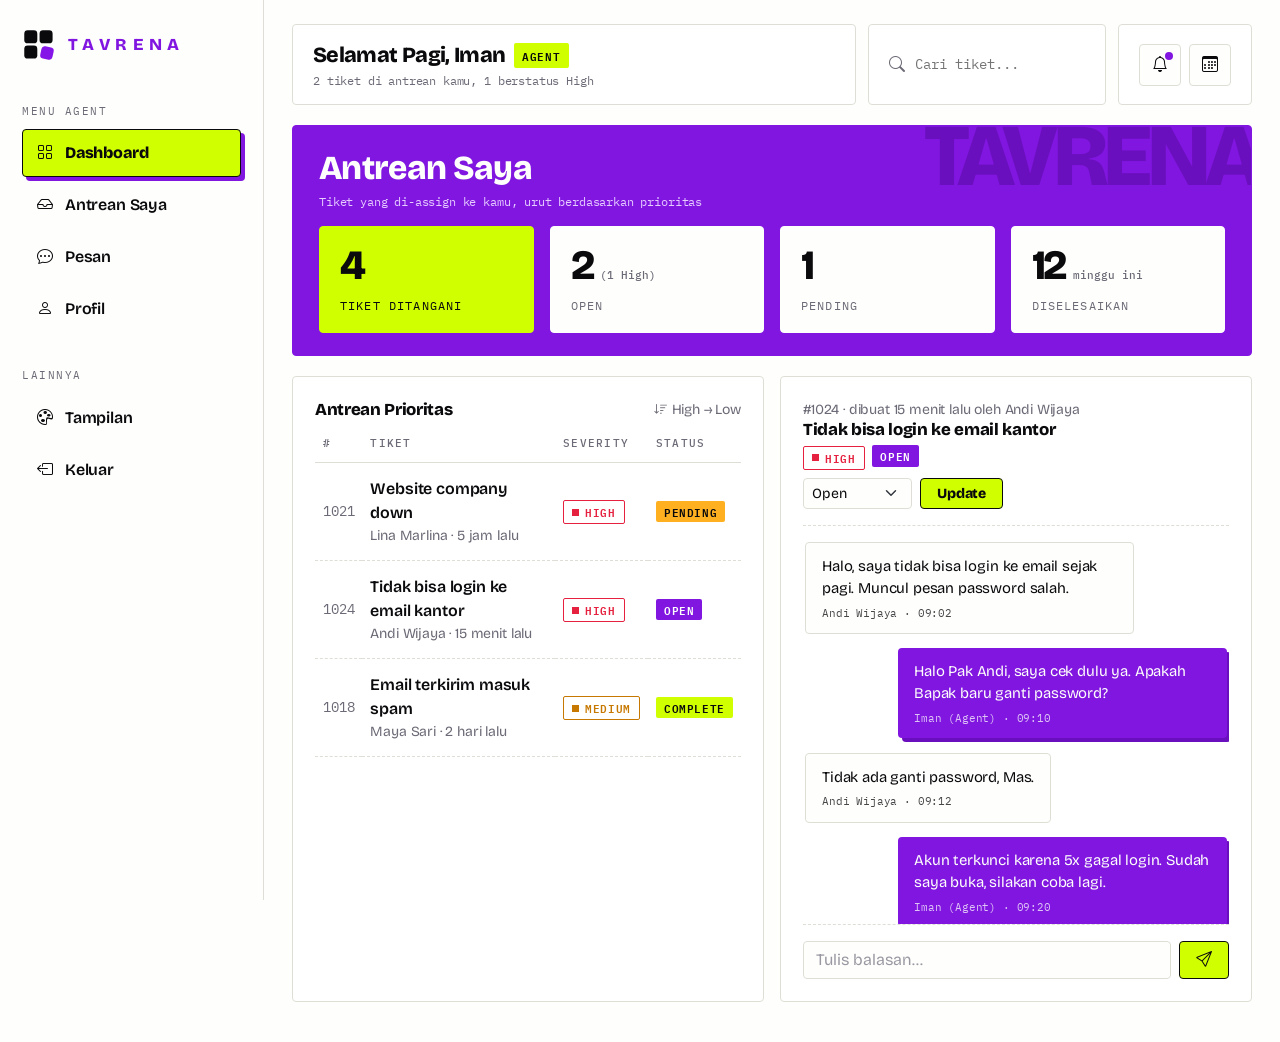
<file: mockup/staff.html>
<!DOCTYPE html>
<html lang="id" data-bs-theme="light">
<head>
<meta charset="UTF-8"><meta name="viewport" content="width=device-width, initial-scale=1">
<title>Tavrena | Antrean Agent</title>
<link rel="preconnect" href="https://fonts.googleapis.com">
<link href="https://fonts.googleapis.com/css2?family=Bricolage+Grotesque:opsz,wght@12..96,400;12..96,600;12..96,700;12..96,800&family=IBM+Plex+Mono:wght@400;500;600&display=swap" rel="stylesheet">
<link href="https://cdn.jsdelivr.net/npm/bootstrap@5.3.3/dist/css/bootstrap.min.css" rel="stylesheet">
<link href="https://cdn.jsdelivr.net/npm/bootstrap-icons@1.11.3/font/bootstrap-icons.min.css" rel="stylesheet">
<link href="assets/style.css" rel="stylesheet">
<link rel="icon" href="assets/favicon.svg" type="image/svg+xml">
</head>
<body data-role="staff">
<div class="app">
  <aside class="sidebar glass" id="sidebar"></aside>
  <main class="main">
    <div class="mobile-top glass"><a class="brand" href="index.html" style="font-size:1.3rem"><img src="assets/logo-mark-animated.svg" alt=""><span class="brand-word">tavrena</span></a><span class="icon-btn"><i class="bi bi-bell"></i><span class="dot"></span></span></div>
    <div class="topbar">
      <div class="glass greet flex-grow-1" id="greet"></div>
      <div class="glass d-none d-md-flex align-items-center gap-2"><i class="bi bi-search text-muted"></i><input class="border-0 bg-transparent" style="outline:none" placeholder="Cari tiket..."></div>
      <div class="glass d-none d-lg-flex align-items-center gap-2"><span class="icon-btn"><i class="bi bi-bell"></i><span class="dot"></span></span><span class="icon-btn"><i class="bi bi-calendar3"></i></span></div>
    </div>
    <section class="glass overview">
      <h6 class="fw-bold mb-0">Antrean Saya</h6><p class="text-muted small mb-3">Tiket yang di-assign ke kamu, urut berdasarkan prioritas</p>
      <div class="row g-3"><div class="col-6 col-lg-3"><div class="glass stat"><div class="num">4 <small></small></div><div class="lbl">Tiket Ditangani</div></div></div><div class="col-6 col-lg-3"><div class="glass stat"><div class="num">2 <small>(1 High)</small></div><div class="lbl">Open</div></div></div><div class="col-6 col-lg-3"><div class="glass stat"><div class="num">1 <small></small></div><div class="lbl">Pending</div></div></div><div class="col-6 col-lg-3"><div class="glass stat"><div class="num">12 <small>minggu ini</small></div><div class="lbl">Diselesaikan</div></div></div></div>
    </section>
    <div class="row g-3">
      <div class="col-xl-6">
        <div class="glass p-3 h-100">
          <div class="d-flex justify-content-between align-items-center mb-2"><h6 class="fw-bold mb-0">Antrean Prioritas</h6><span class="small text-muted"><i class="bi bi-sort-down"></i> High → Low</span></div>
          <div class="table-responsive"><table class="table tv-table mb-0"><thead><tr><th>#</th><th>Tiket</th><th>Severity</th><th>Status</th></tr></thead><tbody id="q"></tbody></table></div>
        </div>
      </div>
      <div class="col-xl-6">      <div class="glass p-3 p-lg-4">
        <div class="d-flex justify-content-between align-items-start flex-wrap gap-2 mb-3">
          <div><div class="text-muted small">#1024 · dibuat 15 menit lalu oleh Andi Wijaya</div><h6 class="fw-bold mb-1">Tidak bisa login ke email kantor</h6>
          <span class="sev sev-High">High</span> <span class="st st-Open ms-1">Open</span></div>
          <div class="d-flex gap-2"><select class="form-select form-select-sm" style="width:auto"><option>Open</option><option>Pending</option><option>Complete</option></select><button class="btn btn-tv btn-sm px-3">Update</button></div>
        </div>
        <div class="chat mb-3" id="chat"></div>
        <div class="d-flex gap-2"><input class="form-control" placeholder="Tulis balasan..."><button class="btn btn-tv px-3"><i class="bi bi-send"></i></button></div>
      </div></div>
    </div>
  </main>
</div>
<nav class="bottom-nav glass" id="bottomnav"></nav>
<script src="https://cdn.jsdelivr.net/npm/bootstrap@5.3.3/dist/js/bootstrap.bundle.min.js"></script>
<script src="assets/data.js"></script>
<script src="assets/layout.js"></script>
<script>
const mine=sortByPriority(TICKETS.filter(t=>t.agent===1));
q.innerHTML=mine.map(t=>`<tr><td class="text-muted small">${t.id}</td><td><div class="fw-semibold">${t.title}</div><div class="small text-muted">${t.user} · ${t.age} lalu</div></td><td>${sevBadge(t.severity)}</td><td>${stBadge(t.status)}</td></tr>`).join("");
renderChat(chat);
</script>
</body>
</html>
</file>
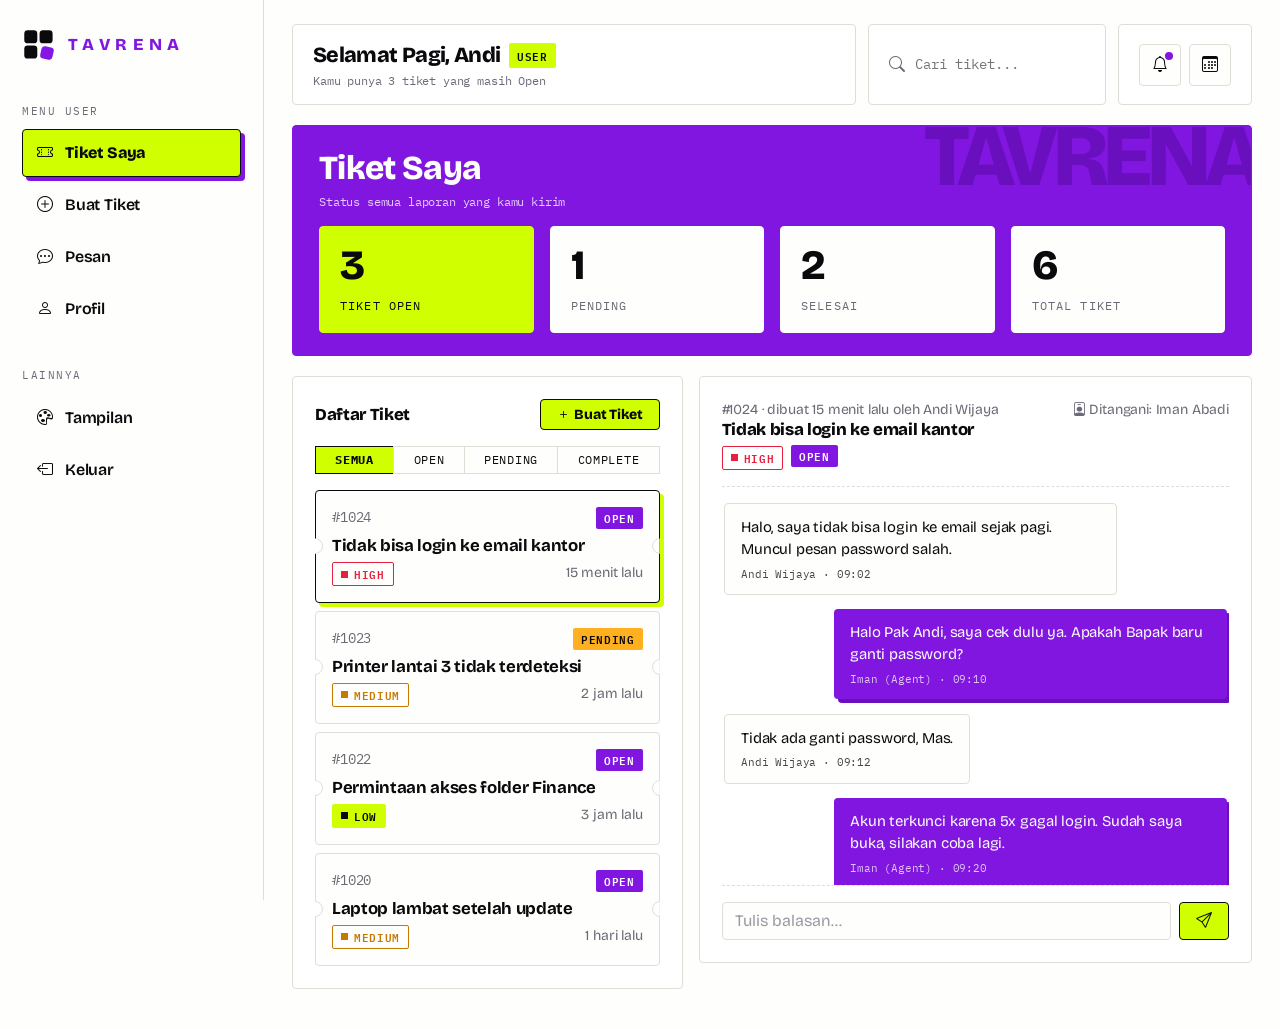
<file: mockup/user.html>
<!DOCTYPE html>
<html lang="id" data-bs-theme="light">
<head>
<meta charset="UTF-8"><meta name="viewport" content="width=device-width, initial-scale=1">
<title>Tavrena | Tiket Saya</title>
<link rel="preconnect" href="https://fonts.googleapis.com">
<link href="https://fonts.googleapis.com/css2?family=Bricolage+Grotesque:opsz,wght@12..96,400;12..96,600;12..96,700;12..96,800&family=IBM+Plex+Mono:wght@400;500;600&display=swap" rel="stylesheet">
<link href="https://cdn.jsdelivr.net/npm/bootstrap@5.3.3/dist/css/bootstrap.min.css" rel="stylesheet">
<link href="https://cdn.jsdelivr.net/npm/bootstrap-icons@1.11.3/font/bootstrap-icons.min.css" rel="stylesheet">
<link href="assets/style.css" rel="stylesheet">
<link rel="icon" href="assets/favicon.svg" type="image/svg+xml">
</head>
<body data-role="user">
<div class="app">
  <aside class="sidebar glass" id="sidebar"></aside>
  <main class="main">
    <div class="mobile-top glass"><a class="brand" href="index.html" style="font-size:1.3rem"><img src="assets/logo-mark-animated.svg" alt=""><span class="brand-word">tavrena</span></a><span class="icon-btn"><i class="bi bi-bell"></i><span class="dot"></span></span></div>
    <div class="topbar">
      <div class="glass greet flex-grow-1" id="greet"></div>
      <div class="glass d-none d-md-flex align-items-center gap-2"><i class="bi bi-search text-muted"></i><input class="border-0 bg-transparent" style="outline:none" placeholder="Cari tiket..."></div>
      <div class="glass d-none d-lg-flex align-items-center gap-2"><span class="icon-btn"><i class="bi bi-bell"></i><span class="dot"></span></span><span class="icon-btn"><i class="bi bi-calendar3"></i></span></div>
    </div>
    <section class="glass overview">
      <h6 class="fw-bold mb-0">Tiket Saya</h6><p class="text-muted small mb-3">Status semua laporan yang kamu kirim</p>
      <div class="row g-3"><div class="col-6 col-lg-3"><div class="glass stat"><div class="num">3 <small></small></div><div class="lbl">Tiket Open</div></div></div><div class="col-6 col-lg-3"><div class="glass stat"><div class="num">1 <small></small></div><div class="lbl">Pending</div></div></div><div class="col-6 col-lg-3"><div class="glass stat"><div class="num">2 <small></small></div><div class="lbl">Selesai</div></div></div><div class="col-6 col-lg-3"><div class="glass stat"><div class="num">6 <small></small></div><div class="lbl">Total Tiket</div></div></div></div>
    </section>
    <div class="row g-3">
      <div class="col-lg-5">
        <div class="glass p-3 h-100">
          <div class="d-flex justify-content-between align-items-center mb-3"><h6 class="fw-bold mb-0">Daftar Tiket</h6><button class="btn btn-tv btn-sm px-3" data-bs-toggle="modal" data-bs-target="#newT"><i class="bi bi-plus"></i> Buat Tiket</button></div>
          <div class="btn-group btn-group-sm mb-3 w-100" id="tabs"></div>
          <div id="list" class="d-flex flex-column gap-2"></div>
        </div>
      </div>
      <div class="col-lg-7">      <div class="glass p-3 p-lg-4">
        <div class="d-flex justify-content-between align-items-start flex-wrap gap-2 mb-3">
          <div><div class="text-muted small">#1024 · dibuat 15 menit lalu oleh Andi Wijaya</div><h6 class="fw-bold mb-1">Tidak bisa login ke email kantor</h6>
          <span class="sev sev-High">High</span> <span class="st st-Open ms-1">Open</span></div>
          <span class="small text-muted"><i class="bi bi-person-badge"></i> Ditangani: Iman Abadi</span>
        </div>
        <div class="chat mb-3" id="chat"></div>
        <div class="d-flex gap-2"><input class="form-control" placeholder="Tulis balasan..."><button class="btn btn-tv px-3"><i class="bi bi-send"></i></button></div>
      </div></div>
    </div>
<div class="modal fade" id="newT"><div class="modal-dialog modal-dialog-centered"><div class="modal-content rounded-4 p-2">
  <div class="modal-header border-0"><h5 class="fw-bold mb-0">Buat Tiket Baru</h5><button class="btn-close" data-bs-dismiss="modal"></button></div>
  <div class="modal-body">
    <label class="small fw-semibold">Judul</label><input class="form-control mb-2" placeholder="Contoh: Tidak bisa login email">
    <label class="small fw-semibold">Severity</label><select class="form-select mb-2"><option>Low</option><option>Medium</option><option>High</option></select>
    <label class="small fw-semibold">Deskripsi</label><textarea class="form-control mb-2" rows="4" placeholder="Jelaskan kendalanya..."></textarea>
    <label class="small fw-semibold">Lampiran</label><input type="file" class="form-control mb-3">
    <button class="btn btn-tv w-100 py-2" data-bs-dismiss="modal">Kirim Tiket</button>
  </div></div></div></div>
  </main>
</div>
<nav class="bottom-nav glass" id="bottomnav"></nav>
<script src="https://cdn.jsdelivr.net/npm/bootstrap@5.3.3/dist/js/bootstrap.bundle.min.js"></script>
<script src="assets/data.js"></script>
<script src="assets/layout.js"></script>
<script>
const MY=TICKETS.filter(t=>t.user==="Andi Wijaya"||t.id>=1022).slice(0,6);
let tab="Semua";
function draw(){
  tabs.innerHTML=["Semua","Open","Pending","Complete"].map(s=>`<button class="btn ${s===tab?'btn-tv':'btn-light'}" onclick="tab='${s}';draw()">${s}</button>`).join("");
  const rows=MY.filter(t=>tab==="Semua"||t.status===tab);
  list.innerHTML=rows.length?rows.map((t,i)=>`<div class="p-3 rounded-3 ${i===0?'bg-white shadow-sm':''}" style="cursor:pointer">
    <div class="d-flex justify-content-between"><span class="small text-muted">#${t.id}</span>${stBadge(t.status)}</div>
    <div class="fw-semibold my-1">${t.title}</div><div class="d-flex justify-content-between small">${sevBadge(t.severity)}<span class="text-muted">${t.age} lalu</span></div></div>`).join(""):'<p class="text-muted small text-center py-4">Tidak ada tiket</p>';
}
draw();renderChat(chat);
</script>
</body>
</html>
</file>
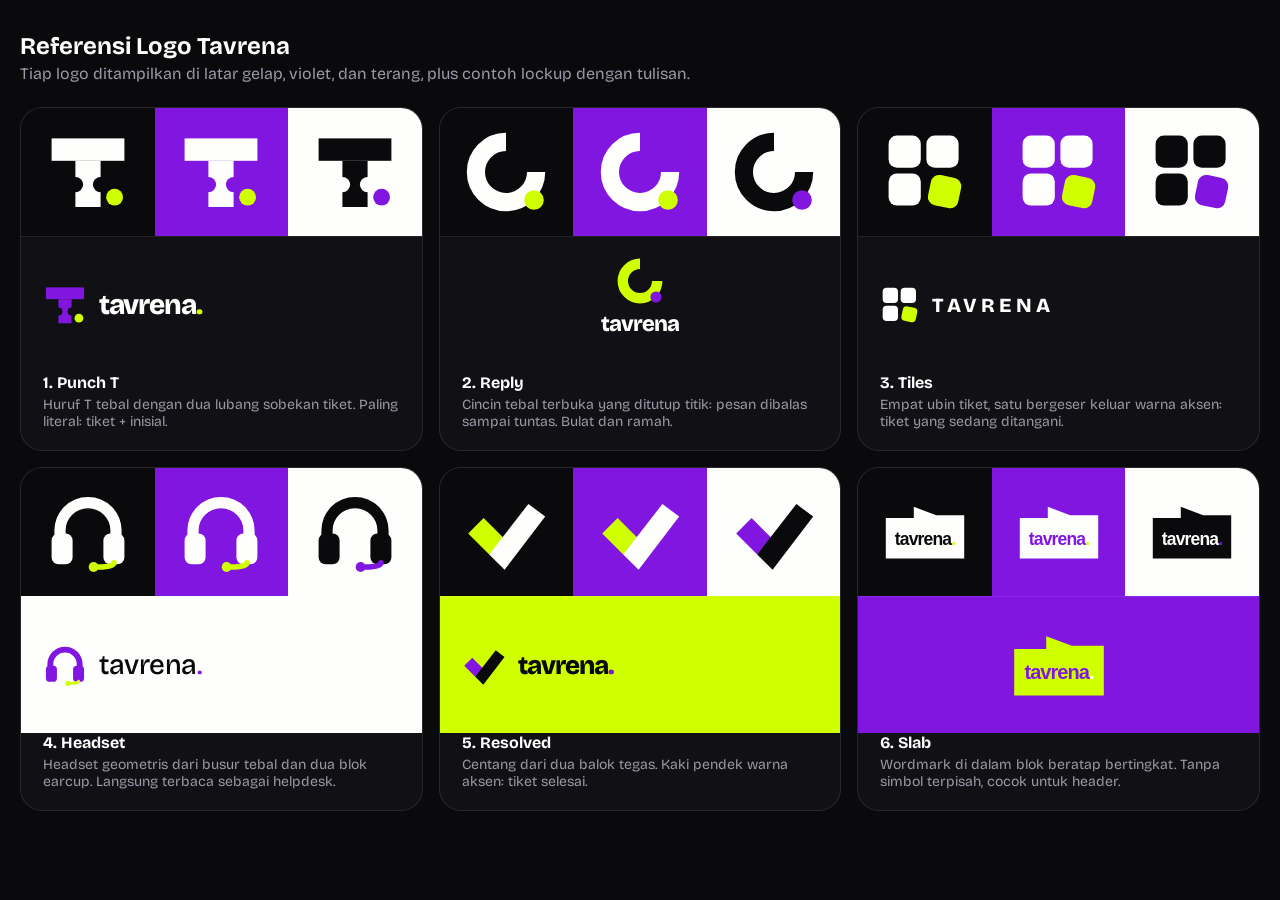
<file: mockup/logo-referensi/preview.html>
<!DOCTYPE html><html lang="id"><head><meta charset="UTF-8"><meta name="viewport" content="width=device-width,initial-scale=1"><title>Referensi Logo Tavrena</title>
<link href="https://fonts.googleapis.com/css2?family=Bricolage+Grotesque:opsz,wght@12..96,500;12..96,800&display=swap" rel="stylesheet">
<style>
body{margin:0;padding:32px 20px;background:#0A0A0D;color:#FEFFFC;font-family:"Bricolage Grotesque",sans-serif}
h2{margin:0 0 4px}.sub{color:#9a99a8;margin:0 0 24px}
.g{display:grid;grid-template-columns:repeat(auto-fill,minmax(340px,1fr));gap:16px}
.c{border:1px solid rgba(255,255,255,.1);border-radius:22px;overflow:hidden;background:#111115}
.row{display:grid;grid-template-columns:1fr 1fr 1fr}
.row>div{display:grid;place-items:center;padding:22px 0}
.v1{background:#0A0A0D}.v2{background:#8116E0}.v3{background:#FEFFFC}
.lock{display:flex;align-items:center;gap:12px;padding:20px 22px;border-top:1px solid rgba(255,255,255,.08);min-height:96px}
.lock b{font-size:28px;font-weight:800;letter-spacing:-1px}.lock b i{color:#D0FF00;font-style:normal}
.lk-stack{flex-direction:column;gap:6px}.lk-stack b{font-size:22px}
.lk-caps b{font-size:20px;letter-spacing:4px;text-transform:uppercase}
.lk-row-light{background:#FEFFFC;color:#0A0A0D}.lk-row-light b{font-weight:500;letter-spacing:-.5px}.lk-row-light b i{color:#8116E0}
.lk-mono{background:#D0FF00;color:#0A0A0D}.lk-mono b{font-size:26px}.lk-mono b i{color:#8116E0}
.lk-none{justify-content:center;background:#8116E0}
.info{padding:0 22px 20px}.info h3{margin:0 0 4px;font-size:16px}.info p{margin:0;color:#9a99a8;font-size:14px}
</style></head><body>
<h2>Referensi Logo Tavrena</h2><p class="sub">Tiap logo ditampilkan di latar gelap, violet, dan terang, plus contoh lockup dengan tulisan.</p>
<div class="g" id="g"></div>
<script src="marks.js"></script>
<script>
const W="#FEFFFC",L="#D0FF00",V="#8116E0",K="#0A0A0D";
function lockup(m){
  if(m.lock==="none") return `<div class="lock lk-none">${markSVG(m,L,W,V,96)}</div>`;
  if(m.lock==="row-light") return `<div class="lock lk-row-light">${markSVG(m,V,L,W,44)}<b>tavrena<i>.</i></b></div>`;
  if(m.lock==="mono") return `<div class="lock lk-mono">${markSVG(m,K,V,L,44)}<b>tavrena<i>.</i></b></div>`;
  if(m.lock==="caps") return `<div class="lock lk-caps">${markSVG(m,W,L,"#111115",40)}<b>Tavrena</b></div>`;
  if(m.lock==="stack") return `<div class="lock lk-stack">${markSVG(m,L,V,"#111115",48)}<b>tavrena</b></div>`;
  return `<div class="lock">${markSVG(m,V,L,"#111115",44)}<b>tavrena<i>.</i></b></div>`;
}
g.innerHTML=MARKS.map((m,i)=>`<div class="c">
  <div class="row"><div class="v1">${markSVG(m,W,L,K,84)}</div><div class="v2">${markSVG(m,W,L,V,84)}</div><div class="v3">${markSVG(m,K,V,W,84)}</div></div>
  ${lockup(m)}
  <div class="info"><h3>${i+1}. ${m.name}</h3><p>${m.note}</p></div></div>`).join("");
</script></body></html>
</file>
<file: assets/css/style.css>
/* Tavrena design system, dipindah dari mockup/assets/style.css (lihat docs/desain-ui/design-system.md) */
/* =========================================================
   TAVRENA — "Ticket Stub Brutalism"
   Solid only: no gradients, no blur. Hard edges, hard shadows,
   perforated ticket details, big display type.
   ========================================================= */
:root{
  /* Tema terang: Blanche White sebagai dasar */
  --dark:#0A0A0D; --white:#FEFFFC; --violet:#8116E0; --lime:#D0FF00;
  --ink:#FEFFFC; --paper:#0A0A0D;           /* ink = latar, paper = teks */
  --ink-2:#FFFFFF; --ink-3:#F2F2EC; --line:#DEDED6; --mute:#6B6A76;
  --violet-d:#6A0FBD;
  --high:#E5213F; --medium:#C77800; --low:var(--lime);
  --tv-high:var(--high); --tv-medium:#FFB020; --tv-low:var(--lime);
  --tv-open:var(--violet); --tv-pending:#FFB020; --tv-complete:var(--lime);
  --display:"Bricolage Grotesque",sans-serif; --mono:"IBM Plex Mono",monospace;
  --bs-body-bg:var(--ink); --bs-body-color:var(--paper); --bs-border-color:var(--line);
  --bs-font-sans-serif:var(--display);
}
*{border-radius:0}
body{font-family:var(--display);background:var(--ink);color:var(--paper);min-height:100vh;letter-spacing:-.01em}
::selection{background:var(--lime);color:var(--dark)}
.text-muted{color:var(--mute)!important}
a{color:var(--violet)}

/* ---------- surfaces ---------- */
.glass{background:var(--ink-2);border:1.5px solid var(--line);border-radius:4px;position:relative}
.glass.p-3,.glass.p-lg-4{padding:22px!important}
h6.fw-bold,.fw-bold.mb-0{font-weight:800!important;letter-spacing:-.02em}
h6{font-size:1.05rem}

/* ---------- brand ---------- */
.brand{display:inline-flex;align-items:center;gap:12px;font-family:var(--display);font-weight:800;font-size:1.05rem;letter-spacing:.32em;text-transform:uppercase;color:var(--violet);text-decoration:none}
.brand img{width:34px;height:34px}
.brand b,.brand small{display:none}

/* ---------- layout ---------- */
.app{display:flex;gap:0;min-height:100vh}
.sidebar{width:264px;flex-shrink:0;padding:28px 22px;position:sticky;top:0;height:100vh;overflow:auto;border-radius:0;border:0;border-right:1.5px solid var(--line);background:var(--white)}
.sidebar .menu-label{font-family:var(--mono);font-size:.68rem;color:var(--mute);letter-spacing:.14em;margin:34px 0 10px}
.sidebar .nav-link{color:var(--paper);padding:11px 14px;display:flex;gap:12px;align-items:center;font-weight:600;border:1.5px solid transparent;border-radius:4px;transition:transform .15s,background .15s}
.sidebar .nav-link:hover{border-color:var(--line);transform:translateX(3px)}
.sidebar .nav-link.active{background:var(--lime);color:var(--dark);border-color:var(--dark)!important;font-weight:800;border-color:var(--lime);box-shadow:4px 4px 0 var(--violet)}
.main{flex:1;min-width:0;display:flex;flex-direction:column;gap:20px;padding:24px 28px 40px}
.topbar{display:flex;gap:12px;flex-wrap:wrap;align-items:stretch}
.topbar>.glass{padding:14px 20px}
.greet .fw-semibold{font-size:1.35rem;font-weight:800!important;letter-spacing:-.03em}
.greet .text-muted{font-family:var(--mono);font-size:.78rem!important}
.role-chip{font-family:var(--mono);font-size:.66rem;font-weight:600;padding:3px 8px;background:var(--lime);color:var(--dark);letter-spacing:.08em;text-transform:uppercase;vertical-align:middle;border-radius:2px}
.icon-btn{width:42px;height:42px;display:grid;place-items:center;background:var(--ink);border:1.5px solid var(--line);color:var(--paper);position:relative;border-radius:4px}
.icon-btn .dot{position:absolute;top:7px;right:7px;width:8px;height:8px;background:var(--violet);border-radius:50%}
.topbar input{color:var(--paper);font-family:var(--mono);font-size:.85rem}

/* ---------- overview: violet slab ---------- */
.overview{padding:26px 26px 22px!important;background:var(--violet);border-color:var(--violet);color:var(--white);overflow:hidden}
.overview h6{font-size:2.1rem;line-height:1;letter-spacing:-.04em;margin-bottom:6px!important}
.overview p,.overview .text-muted{color:#E6CCFF!important;font-family:var(--mono);font-size:.78rem!important}
.overview::after{content:"TAVRENA";position:absolute;right:-8px;top:-14px;font-weight:800;font-size:5.5rem;letter-spacing:-.05em;color:var(--violet-d);pointer-events:none;line-height:1}
.overview .row{position:relative;z-index:1}
.stat{padding:18px 20px;position:relative;z-index:1}
.overview .stat{background:var(--white);border-color:var(--white);color:var(--dark);transition:transform .18s,box-shadow .18s}
.overview .stat:hover{transform:translate(-3px,-3px);box-shadow:6px 6px 0 var(--dark)}
.overview .col-lg-3:first-child .stat{background:var(--lime);border-color:var(--lime);color:var(--dark)}
.overview .col-lg-3:first-child .stat .lbl,.overview .col-lg-3:first-child .stat small{color:var(--dark)!important}
.stat .num{font-size:2.6rem;font-weight:800;line-height:1;letter-spacing:-.05em}
.stat .num small{font-family:var(--mono);font-size:.7rem;font-weight:500;color:var(--mute);letter-spacing:0}
.stat .lbl{font-family:var(--mono);color:var(--mute);font-size:.72rem;margin-top:10px;text-transform:uppercase;letter-spacing:.1em}

/* ---------- badges ---------- */
.sev,.st{font-family:var(--mono);font-size:.66rem;font-weight:600;padding:3px 8px;letter-spacing:.06em;text-transform:uppercase;display:inline-flex;align-items:center;gap:6px;border-radius:2px}
.sev::before{content:"";width:7px;height:7px;background:currentColor}
.sev-High{color:var(--high);border:1.5px solid var(--high)}
.sev-Medium{color:var(--medium);border:1.5px solid var(--medium)}
.sev-Low{color:var(--dark);background:var(--lime);border:1.5px solid var(--lime)}
.st-Open{background:var(--violet);color:var(--white)}
.st-Pending{background:#FFB020;color:var(--dark)}
.st-Complete{background:var(--lime);color:var(--dark)}

/* ---------- tables ---------- */
.tv-table{--bs-table-bg:transparent;--bs-table-color:var(--paper)}
.tv-table th{font-family:var(--mono);font-size:.66rem;color:var(--mute);font-weight:500;text-transform:uppercase;letter-spacing:.12em;border-bottom:1.5px solid var(--line)!important;padding-bottom:10px}
.tv-table td{vertical-align:middle;border-color:var(--line);border-style:dashed;padding-top:14px;padding-bottom:14px}
.tv-table td:first-child{font-family:var(--mono)}
.tv-table tbody tr{cursor:pointer;transition:background .12s}
.tv-table tbody tr:hover{background:var(--ink-3)}
.tv-table tbody tr:hover td:nth-child(2) .fw-semibold{color:var(--violet)}
.avatar{width:32px;height:32px;display:inline-grid;place-items:center;font-size:.72rem;font-weight:800;color:var(--white);border-radius:4px!important}

/* ---------- ticket stubs (user list) ---------- */
#list>div{background:var(--ink)!important;border:1.5px solid var(--line);border-radius:4px!important;position:relative;box-shadow:none!important;transition:transform .15s,box-shadow .15s,border-color .15s}
#list>div::before,#list>div::after{content:"";position:absolute;top:50%;width:16px;height:16px;background:var(--ink-2);border:1.5px solid var(--line);border-radius:50%;transform:translateY(-50%)}
#list>div::before{left:-9px;clip-path:inset(0 0 0 50%)}
#list>div::after{right:-9px;clip-path:inset(0 50% 0 0)}
#list>div:hover{transform:translate(-2px,-2px);box-shadow:5px 5px 0 var(--violet)!important;border-color:var(--paper)}
#list>div:first-child{border-color:var(--dark);box-shadow:4px 4px 0 var(--lime)!important}
#list .small.text-muted:first-child,#list span.small.text-muted{font-family:var(--mono)}
#list .fw-semibold{font-size:1.05rem;font-weight:700!important;letter-spacing:-.02em}

/* ---------- chat ---------- */
.chat{display:flex;flex-direction:column;gap:14px;max-height:400px;overflow:auto;padding:16px 2px;border-top:1.5px dashed var(--line);border-bottom:1.5px dashed var(--line)}
.bubble{max-width:78%;padding:12px 16px;font-size:.93rem;border-radius:4px;animation:pop .4s both}
.bubble:nth-child(2){animation-delay:.08s}.bubble:nth-child(3){animation-delay:.16s}.bubble:nth-child(4){animation-delay:.24s}
.bubble.me{align-self:flex-end;background:var(--violet);color:var(--white);box-shadow:4px 4px 0 var(--violet-d)}
.bubble.them{align-self:flex-start;background:var(--ink);border:1.5px solid var(--line)}
.bubble .meta{font-family:var(--mono);font-size:.66rem;opacity:.75;margin-top:6px}

/* ---------- controls ---------- */
.btn-tv{background:var(--lime);color:var(--dark);border:1.5px solid var(--dark);border-radius:4px;font-weight:800;letter-spacing:-.01em;transition:transform .12s,box-shadow .12s}
.btn-tv:hover,.btn-tv:focus{background:var(--lime);color:var(--dark);transform:translate(-2px,-2px);box-shadow:4px 4px 0 var(--violet)}
.btn-tv:active{transform:none;box-shadow:none}
.btn-light{background:var(--ink);border:1.5px solid var(--line);color:var(--paper);border-radius:4px}
.btn-light:hover{background:var(--ink-3);border-color:var(--paper);color:var(--paper)}
.btn-group .btn{border-radius:0!important;font-family:var(--mono);font-size:.74rem;text-transform:uppercase;letter-spacing:.06em}
.btn-group .btn-light{border-color:var(--line)}
.form-control,.form-select{border-radius:4px;background-color:var(--ink);border:1.5px solid var(--line);color:var(--paper)}
.form-control:focus,.form-select:focus{background-color:var(--ink);border-color:var(--violet);box-shadow:3px 3px 0 var(--violet);color:var(--paper)}
.form-control::placeholder{color:#9a99a3}
.modal-content{background:var(--ink-2);border:1.5px solid var(--paper);border-radius:4px;box-shadow:8px 8px 0 var(--violet)}
.modal-header h5{font-weight:800;letter-spacing:-.03em;font-size:1.5rem}
.bg-white{background:var(--ink)!important}

/* ---------- charts ---------- */
.donut{width:180px;height:180px;border-radius:50%!important;position:relative;flex-shrink:0}
.donut::after{content:"";position:absolute;inset:30px;border-radius:50%;background:var(--ink-2)}
.donut .center{position:absolute;inset:0;display:grid;place-items:center;z-index:1;text-align:center}
.donut .fs-3{font-size:2.4rem!important;font-weight:800;letter-spacing:-.05em}
.bar-col{display:flex;flex-direction:column-reverse;align-items:center;gap:3px;height:170px;justify-content:flex-start}
.bar-col span{width:22px;border-radius:2px;animation:grow .6s cubic-bezier(.2,.8,.2,1) both;transform-origin:bottom}
.mock-note{font-size:.72rem;font-family:var(--mono)}
table.table-sm i.bi{font-size:1rem}

/* ---------- motion ---------- */
@keyframes rise{from{opacity:0;transform:translateY(14px)}to{opacity:1;transform:none}}
@keyframes pop{from{opacity:0;transform:scale(.96)}to{opacity:1;transform:none}}
@keyframes grow{from{transform:scaleY(0)}to{transform:scaleY(1)}}
.main>*{animation:rise .5s cubic-bezier(.2,.8,.2,1) both}
.main>*:nth-child(2){animation-delay:.05s}.main>*:nth-child(3){animation-delay:.12s}
.main>*:nth-child(4){animation-delay:.19s}.main>*:nth-child(5){animation-delay:.26s}.main>*:nth-child(6){animation-delay:.33s}
.sidebar .nav-link{animation:rise .4s both}
.sidebar .nav-link:nth-child(2){animation-delay:.05s}.sidebar .nav-link:nth-child(3){animation-delay:.1s}.sidebar .nav-link:nth-child(4){animation-delay:.15s}.sidebar .nav-link:nth-child(5){animation-delay:.2s}
@media (prefers-reduced-motion:reduce){*{animation:none!important;transition:none!important}}

/* ---------- mobile ---------- */
.mobile-top{display:none}
.bottom-nav{display:none!important}
@media (max-width:991px){
  .sidebar{display:none}.main{padding:14px 14px 96px;gap:14px}
  .mobile-top{display:flex;align-items:center;justify-content:space-between;padding:12px 16px}
  .topbar .greet{flex:1 1 100%}
  .overview h6{font-size:1.6rem}.overview::after{font-size:3.6rem}
  .stat .num{font-size:2rem}
  .bottom-nav{position:fixed;bottom:12px;left:12px;right:12px;display:flex!important;justify-content:space-around;padding:8px;z-index:20;background:var(--white);border:1.5px solid var(--dark);box-shadow:4px 4px 0 var(--violet)}
  .bottom-nav a{color:var(--mute);text-align:center;font-size:.66rem;font-family:var(--mono);text-decoration:none;padding:6px 8px;border-radius:4px}
  .bottom-nav a.active{color:var(--dark);background:var(--lime)}
  .bottom-nav i{font-size:1.15rem;display:block}
}

/* ---------- logo animation: tulisan muncul setelah ubin tersusun ---------- */
.brand-word{display:inline-block;animation:brandWord .5s ease-out 1.2s both}
@keyframes brandWord{from{opacity:0;transform:translateX(-10px)}to{opacity:1;transform:none}}

/* Form: tampilan error validasi (issue #11) */
.form-control.is-invalid,.form-select.is-invalid{border:1.5px solid var(--high)!important;background-image:none}
.invalid-feedback{font-family:var(--mono);font-size:.72rem;color:var(--high)}
.field{background:var(--ink-3);border:1.5px solid transparent;border-radius:4px}
.alert-tv{font-family:var(--mono);font-size:.78rem;border:1.5px solid var(--dark);border-radius:4px;padding:10px 12px}
.alert-tv.err{background:#FFE8EC;color:var(--high);border-color:var(--high)}
.alert-tv.ok{background:var(--lime);color:var(--dark)}
.empty{border:1.5px dashed var(--line);border-radius:4px;padding:28px;text-align:center;color:var(--mute);font-family:var(--mono);font-size:.8rem}
</file>
<file: mockup/assets/style.css>
/* =========================================================
   TAVRENA — "Ticket Stub Brutalism"
   Solid only: no gradients, no blur. Hard edges, hard shadows,
   perforated ticket details, big display type.
   ========================================================= */
:root{
  /* Tema terang: Blanche White sebagai dasar */
  --dark:#0A0A0D; --white:#FEFFFC; --violet:#8116E0; --lime:#D0FF00;
  --ink:#FEFFFC; --paper:#0A0A0D;           /* ink = latar, paper = teks */
  --ink-2:#FFFFFF; --ink-3:#F2F2EC; --line:#DEDED6; --mute:#6B6A76;
  --violet-d:#6A0FBD;
  --high:#E5213F; --medium:#C77800; --low:var(--lime);
  --tv-high:var(--high); --tv-medium:#FFB020; --tv-low:var(--lime);
  --tv-open:var(--violet); --tv-pending:#FFB020; --tv-complete:var(--lime);
  --display:"Bricolage Grotesque",sans-serif; --mono:"IBM Plex Mono",monospace;
  --bs-body-bg:var(--ink); --bs-body-color:var(--paper); --bs-border-color:var(--line);
  --bs-font-sans-serif:var(--display);
}
*{border-radius:0}
body{font-family:var(--display);background:var(--ink);color:var(--paper);min-height:100vh;letter-spacing:-.01em}
::selection{background:var(--lime);color:var(--dark)}
.text-muted{color:var(--mute)!important}
a{color:var(--violet)}

/* ---------- surfaces ---------- */
.glass{background:var(--ink-2);border:1.5px solid var(--line);border-radius:4px;position:relative}
.glass.p-3,.glass.p-lg-4{padding:22px!important}
h6.fw-bold,.fw-bold.mb-0{font-weight:800!important;letter-spacing:-.02em}
h6{font-size:1.05rem}

/* ---------- brand ---------- */
.brand{display:inline-flex;align-items:center;gap:12px;font-family:var(--display);font-weight:800;font-size:1.05rem;letter-spacing:.32em;text-transform:uppercase;color:var(--violet);text-decoration:none}
.brand img{width:34px;height:34px}
.brand b,.brand small{display:none}

/* ---------- layout ---------- */
.app{display:flex;gap:0;min-height:100vh}
.sidebar{width:264px;flex-shrink:0;padding:28px 22px;position:sticky;top:0;height:100vh;overflow:auto;border-radius:0;border:0;border-right:1.5px solid var(--line);background:var(--white)}
.sidebar .menu-label{font-family:var(--mono);font-size:.68rem;color:var(--mute);letter-spacing:.14em;margin:34px 0 10px}
.sidebar .nav-link{color:var(--paper);padding:11px 14px;display:flex;gap:12px;align-items:center;font-weight:600;border:1.5px solid transparent;border-radius:4px;transition:transform .15s,background .15s}
.sidebar .nav-link:hover{border-color:var(--line);transform:translateX(3px)}
.sidebar .nav-link.active{background:var(--lime);color:var(--dark);border-color:var(--dark)!important;font-weight:800;border-color:var(--lime);box-shadow:4px 4px 0 var(--violet)}
.main{flex:1;min-width:0;display:flex;flex-direction:column;gap:20px;padding:24px 28px 40px}
.topbar{display:flex;gap:12px;flex-wrap:wrap;align-items:stretch}
.topbar>.glass{padding:14px 20px}
.greet .fw-semibold{font-size:1.35rem;font-weight:800!important;letter-spacing:-.03em}
.greet .text-muted{font-family:var(--mono);font-size:.78rem!important}
.role-chip{font-family:var(--mono);font-size:.66rem;font-weight:600;padding:3px 8px;background:var(--lime);color:var(--dark);letter-spacing:.08em;text-transform:uppercase;vertical-align:middle;border-radius:2px}
.icon-btn{width:42px;height:42px;display:grid;place-items:center;background:var(--ink);border:1.5px solid var(--line);color:var(--paper);position:relative;border-radius:4px}
.icon-btn .dot{position:absolute;top:7px;right:7px;width:8px;height:8px;background:var(--violet);border-radius:50%}
.topbar input{color:var(--paper);font-family:var(--mono);font-size:.85rem}

/* ---------- overview: violet slab ---------- */
.overview{padding:26px 26px 22px!important;background:var(--violet);border-color:var(--violet);color:var(--white);overflow:hidden}
.overview h6{font-size:2.1rem;line-height:1;letter-spacing:-.04em;margin-bottom:6px!important}
.overview p,.overview .text-muted{color:#E6CCFF!important;font-family:var(--mono);font-size:.78rem!important}
.overview::after{content:"TAVRENA";position:absolute;right:-8px;top:-14px;font-weight:800;font-size:5.5rem;letter-spacing:-.05em;color:var(--violet-d);pointer-events:none;line-height:1}
.overview .row{position:relative;z-index:1}
.stat{padding:18px 20px;position:relative;z-index:1}
.overview .stat{background:var(--white);border-color:var(--white);color:var(--dark);transition:transform .18s,box-shadow .18s}
.overview .stat:hover{transform:translate(-3px,-3px);box-shadow:6px 6px 0 var(--dark)}
.overview .col-lg-3:first-child .stat{background:var(--lime);border-color:var(--lime);color:var(--dark)}
.overview .col-lg-3:first-child .stat .lbl,.overview .col-lg-3:first-child .stat small{color:var(--dark)!important}
.stat .num{font-size:2.6rem;font-weight:800;line-height:1;letter-spacing:-.05em}
.stat .num small{font-family:var(--mono);font-size:.7rem;font-weight:500;color:var(--mute);letter-spacing:0}
.stat .lbl{font-family:var(--mono);color:var(--mute);font-size:.72rem;margin-top:10px;text-transform:uppercase;letter-spacing:.1em}

/* ---------- badges ---------- */
.sev,.st{font-family:var(--mono);font-size:.66rem;font-weight:600;padding:3px 8px;letter-spacing:.06em;text-transform:uppercase;display:inline-flex;align-items:center;gap:6px;border-radius:2px}
.sev::before{content:"";width:7px;height:7px;background:currentColor}
.sev-High{color:var(--high);border:1.5px solid var(--high)}
.sev-Medium{color:var(--medium);border:1.5px solid var(--medium)}
.sev-Low{color:var(--dark);background:var(--lime);border:1.5px solid var(--lime)}
.st-Open{background:var(--violet);color:var(--white)}
.st-Pending{background:#FFB020;color:var(--dark)}
.st-Complete{background:var(--lime);color:var(--dark)}

/* ---------- tables ---------- */
.tv-table{--bs-table-bg:transparent;--bs-table-color:var(--paper)}
.tv-table th{font-family:var(--mono);font-size:.66rem;color:var(--mute);font-weight:500;text-transform:uppercase;letter-spacing:.12em;border-bottom:1.5px solid var(--line)!important;padding-bottom:10px}
.tv-table td{vertical-align:middle;border-color:var(--line);border-style:dashed;padding-top:14px;padding-bottom:14px}
.tv-table td:first-child{font-family:var(--mono)}
.tv-table tbody tr{cursor:pointer;transition:background .12s}
.tv-table tbody tr:hover{background:var(--ink-3)}
.tv-table tbody tr:hover td:nth-child(2) .fw-semibold{color:var(--violet)}
.avatar{width:32px;height:32px;display:inline-grid;place-items:center;font-size:.72rem;font-weight:800;color:var(--white);border-radius:4px!important}

/* ---------- ticket stubs (user list) ---------- */
#list>div{background:var(--ink)!important;border:1.5px solid var(--line);border-radius:4px!important;position:relative;box-shadow:none!important;transition:transform .15s,box-shadow .15s,border-color .15s}
#list>div::before,#list>div::after{content:"";position:absolute;top:50%;width:16px;height:16px;background:var(--ink-2);border:1.5px solid var(--line);border-radius:50%;transform:translateY(-50%)}
#list>div::before{left:-9px;clip-path:inset(0 0 0 50%)}
#list>div::after{right:-9px;clip-path:inset(0 50% 0 0)}
#list>div:hover{transform:translate(-2px,-2px);box-shadow:5px 5px 0 var(--violet)!important;border-color:var(--paper)}
#list>div:first-child{border-color:var(--dark);box-shadow:4px 4px 0 var(--lime)!important}
#list .small.text-muted:first-child,#list span.small.text-muted{font-family:var(--mono)}
#list .fw-semibold{font-size:1.05rem;font-weight:700!important;letter-spacing:-.02em}

/* ---------- chat ---------- */
.chat{display:flex;flex-direction:column;gap:14px;max-height:400px;overflow:auto;padding:16px 2px;border-top:1.5px dashed var(--line);border-bottom:1.5px dashed var(--line)}
.bubble{max-width:78%;padding:12px 16px;font-size:.93rem;border-radius:4px;animation:pop .4s both}
.bubble:nth-child(2){animation-delay:.08s}.bubble:nth-child(3){animation-delay:.16s}.bubble:nth-child(4){animation-delay:.24s}
.bubble.me{align-self:flex-end;background:var(--violet);color:var(--white);box-shadow:4px 4px 0 var(--violet-d)}
.bubble.them{align-self:flex-start;background:var(--ink);border:1.5px solid var(--line)}
.bubble .meta{font-family:var(--mono);font-size:.66rem;opacity:.75;margin-top:6px}

/* ---------- controls ---------- */
.btn-tv{background:var(--lime);color:var(--dark);border:1.5px solid var(--dark);border-radius:4px;font-weight:800;letter-spacing:-.01em;transition:transform .12s,box-shadow .12s}
.btn-tv:hover,.btn-tv:focus{background:var(--lime);color:var(--dark);transform:translate(-2px,-2px);box-shadow:4px 4px 0 var(--violet)}
.btn-tv:active{transform:none;box-shadow:none}
.btn-light{background:var(--ink);border:1.5px solid var(--line);color:var(--paper);border-radius:4px}
.btn-light:hover{background:var(--ink-3);border-color:var(--paper);color:var(--paper)}
.btn-group .btn{border-radius:0!important;font-family:var(--mono);font-size:.74rem;text-transform:uppercase;letter-spacing:.06em}
.btn-group .btn-light{border-color:var(--line)}
.form-control,.form-select{border-radius:4px;background-color:var(--ink);border:1.5px solid var(--line);color:var(--paper)}
.form-control:focus,.form-select:focus{background-color:var(--ink);border-color:var(--violet);box-shadow:3px 3px 0 var(--violet);color:var(--paper)}
.form-control::placeholder{color:#9a99a3}
.modal-content{background:var(--ink-2);border:1.5px solid var(--paper);border-radius:4px;box-shadow:8px 8px 0 var(--violet)}
.modal-header h5{font-weight:800;letter-spacing:-.03em;font-size:1.5rem}
.bg-white{background:var(--ink)!important}

/* ---------- charts ---------- */
.donut{width:180px;height:180px;border-radius:50%!important;position:relative;flex-shrink:0}
.donut::after{content:"";position:absolute;inset:30px;border-radius:50%;background:var(--ink-2)}
.donut .center{position:absolute;inset:0;display:grid;place-items:center;z-index:1;text-align:center}
.donut .fs-3{font-size:2.4rem!important;font-weight:800;letter-spacing:-.05em}
.bar-col{display:flex;flex-direction:column-reverse;align-items:center;gap:3px;height:170px;justify-content:flex-start}
.bar-col span{width:22px;border-radius:2px;animation:grow .6s cubic-bezier(.2,.8,.2,1) both;transform-origin:bottom}
.mock-note{font-size:.72rem;font-family:var(--mono)}
table.table-sm i.bi{font-size:1rem}

/* ---------- motion ---------- */
@keyframes rise{from{opacity:0;transform:translateY(14px)}to{opacity:1;transform:none}}
@keyframes pop{from{opacity:0;transform:scale(.96)}to{opacity:1;transform:none}}
@keyframes grow{from{transform:scaleY(0)}to{transform:scaleY(1)}}
.main>*{animation:rise .5s cubic-bezier(.2,.8,.2,1) both}
.main>*:nth-child(2){animation-delay:.05s}.main>*:nth-child(3){animation-delay:.12s}
.main>*:nth-child(4){animation-delay:.19s}.main>*:nth-child(5){animation-delay:.26s}.main>*:nth-child(6){animation-delay:.33s}
.sidebar .nav-link{animation:rise .4s both}
.sidebar .nav-link:nth-child(2){animation-delay:.05s}.sidebar .nav-link:nth-child(3){animation-delay:.1s}.sidebar .nav-link:nth-child(4){animation-delay:.15s}.sidebar .nav-link:nth-child(5){animation-delay:.2s}
@media (prefers-reduced-motion:reduce){*{animation:none!important;transition:none!important}}

/* ---------- mobile ---------- */
.mobile-top{display:none}
.bottom-nav{display:none!important}
@media (max-width:991px){
  .sidebar{display:none}.main{padding:14px 14px 96px;gap:14px}
  .mobile-top{display:flex;align-items:center;justify-content:space-between;padding:12px 16px}
  .topbar .greet{flex:1 1 100%}
  .overview h6{font-size:1.6rem}.overview::after{font-size:3.6rem}
  .stat .num{font-size:2rem}
  .bottom-nav{position:fixed;bottom:12px;left:12px;right:12px;display:flex!important;justify-content:space-around;padding:8px;z-index:20;background:var(--white);border:1.5px solid var(--dark);box-shadow:4px 4px 0 var(--violet)}
  .bottom-nav a{color:var(--mute);text-align:center;font-size:.66rem;font-family:var(--mono);text-decoration:none;padding:6px 8px;border-radius:4px}
  .bottom-nav a.active{color:var(--dark);background:var(--lime)}
  .bottom-nav i{font-size:1.15rem;display:block}
}

/* ---------- logo animation: tulisan muncul setelah ubin tersusun ---------- */
.brand-word{display:inline-block;animation:brandWord .5s ease-out 1.2s both}
@keyframes brandWord{from{opacity:0;transform:translateX(-10px)}to{opacity:1;transform:none}}
</file>
